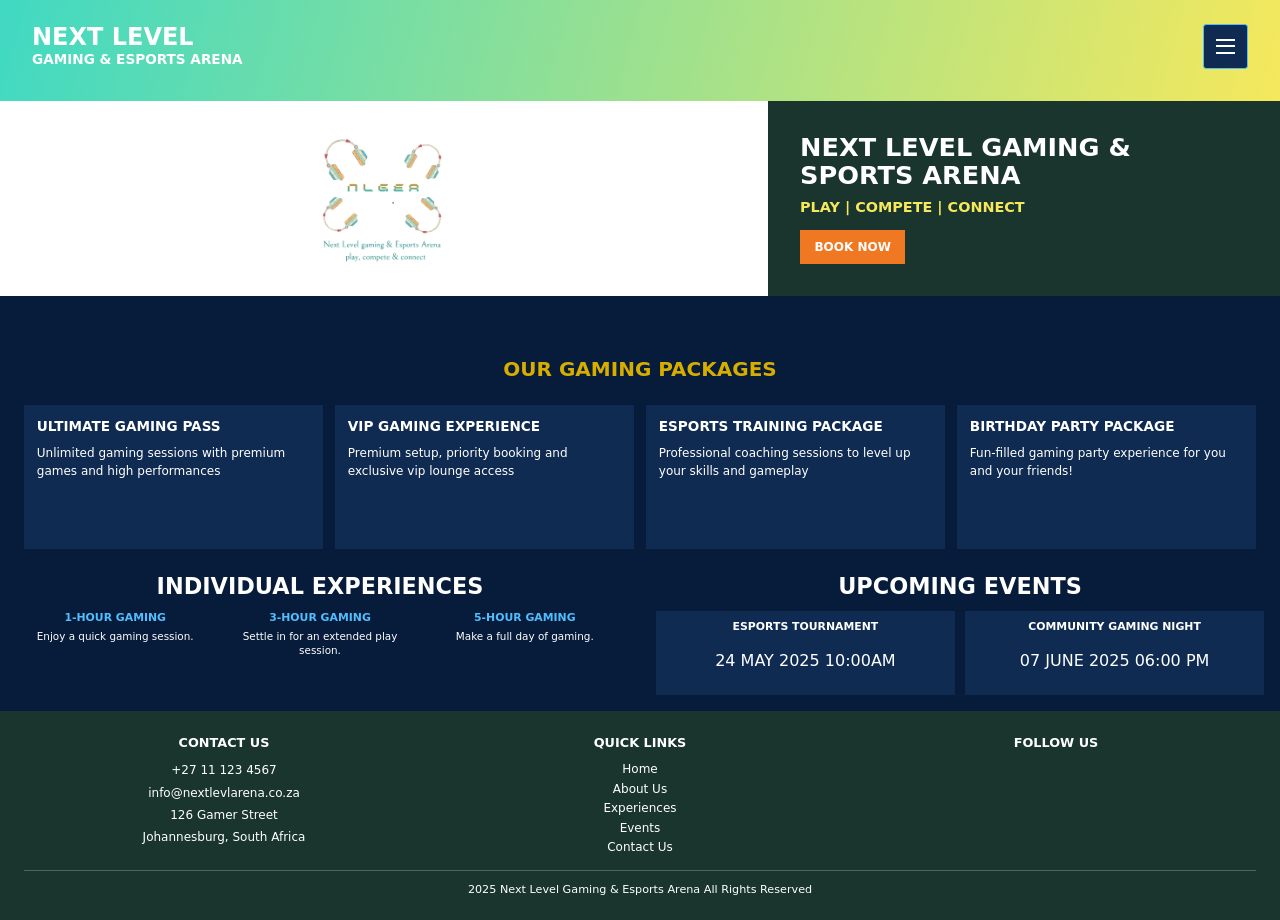
<file: index.html>
<!doctype html>
<html lang="en">
<head>
	<meta charset="utf-8">
	<meta name="viewport" content="width=device-width, initial-scale=1">
	<title>Next Level Gaming &amp; Esports Arena</title>
	<link rel="stylesheet" href="styles.css">
	<script src="script.js" defer></script>
</head>
<body class="home-page">
	<!-- Header. -->
	<header class="site-header">
		<h1 class="wordmark">
			<span class="wordmark-top">NEXT LEVEL</span>
			<span class="wordmark-bottom">GAMING &amp; ESPORTS ARENA</span>
		</h1>
	</header>
	<!-- Home page hero, gaming packages, and event information. -->
	<main>
		<!-- Main arena image and brand message. -->
		<section class="overview-section" aria-labelledby="overview-heading">
			<img class="overview-image overview-logo" src="Images/logo.jpeg" alt="Next Level Gaming &amp; Esports Arena logo">
			<div class="overview-copy">
				<h2 id="overview-heading" class="overview-brand-heading">NEXT LEVEL GAMING &amp; SPORTS ARENA</h2>
				<p class="overview-motto">PLAY | COMPETE | CONNECT</p>
				<a class="booking-button" href="fees.html">BOOK NOW</a>
			</div>
		</section>
		<!-- Gaming and event packages. -->
		<section class="services-section" aria-labelledby="services-heading">
			<h2 id="services-heading">OUR GAMING PACKAGES</h2>
			<div class="service-grid">
				<article class="service-block">
					<h3>ULTIMATE GAMING PASS</h3>
					<p>Unlimited gaming sessions with premium games and high performances</p>
				</article>
				<article class="service-block">
					<h3>VIP GAMING EXPERIENCE</h3>
					<p>Premium setup, priority booking and exclusive vip lounge access</p>
				</article>
				<article class="service-block">
					<h3>ESPORTS TRAINING PACKAGE</h3>
					<p>Professional coaching sessions to level up your skills and gameplay</p>
				</article>
				<article class="service-block">
					<h3>BIRTHDAY PARTY PACKAGE</h3>
					<p>Fun-filled gaming party experience for you and your friends!</p>
				</article>
			</div>
		</section>
		<!-- Individual gaming durations and upcoming events. -->
		<section class="secondary-sections" aria-label="More gaming information">
			<!-- Individual experiences. -->
			<section class="secondary-section" aria-labelledby="experiences-heading">
				<h2 id="experiences-heading">INDIVIDUAL EXPERIENCES</h2>
				<div class="experience-options" aria-label="Gaming session lengths">
					<div class="experience-option">
						<h3>1-HOUR GAMING</h3>
						<p>Enjoy a quick gaming session.</p>
					</div>
					<div class="experience-option">
						<h3>3-HOUR GAMING</h3>
						<p>Settle in for an extended play session.</p>
					</div>
					<div class="experience-option">
						<h3>5-HOUR GAMING</h3>
						<p>Make a full day of gaming.</p>
					</div>
				</div>
			</section>
			<!-- Upcoming events. -->
			<section class="secondary-section" aria-labelledby="events-heading">
				<h2 id="events-heading">UPCOMING EVENTS</h2>
				<div class="event-grid">
					<article class="event-block">
						<h3>ESPORTS TOURNAMENT</h3>
						<p>24 MAY 2025 10:00AM</p>
					</article>
					<article class="event-block">
						<h3>COMMUNITY GAMING NIGHT</h3>
						<p>07 JUNE 2025 06:00 PM</p>
					</article>
				</div>
			</section>
		</section>
	</main>
	<!-- Contact details, quick links, social heading, and copyright. -->
	<footer class="site-footer">
		<section aria-labelledby="footer-contact-heading">
			<h2 id="footer-contact-heading">CONTACT US</h2>
			<address class="contact-details">
				<a href="tel:+27111234567">+27 11 123 4567</a>
				<a href="mailto:info@nextlevlarena.co.za">info@nextlevlarena.co.za</a>
				<span>126 Gamer Street</span>
				<span>Johannesburg, South Africa</span>
			</address>
		</section>
		<section aria-labelledby="footer-links-heading">
			<h2 id="footer-links-heading">QUICK LINKS</h2>
			<nav class="footer-links" aria-label="Quick links">
				<a href="index.html">Home</a>
				<a href="about.html">About Us</a>
				<a href="experiences.html">Experiences</a>
				<a href="events.html">Events</a>
				<a href="contact.html">Contact Us</a>
			</nav>
		</section>
		<section aria-labelledby="footer-social-heading">
			<h2 id="footer-social-heading">FOLLOW US</h2>
		</section>
		<p class="copyright">2025 Next Level Gaming &amp; Esports Arena All Rights Reserved</p>
	</footer>
</body>
</html>
</file>
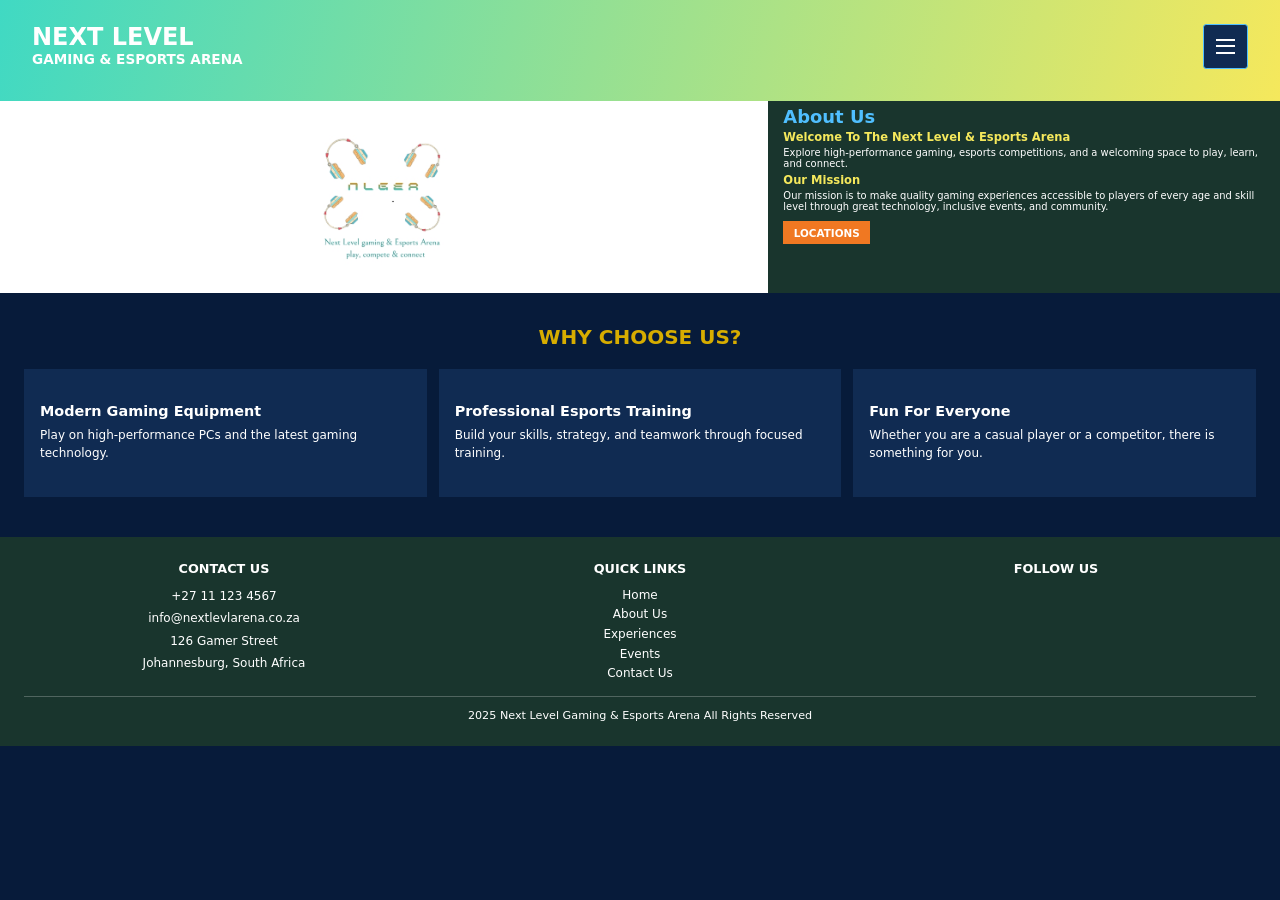
<file: about.html>
<!doctype html>
<html lang="en">
<head>
	<meta charset="utf-8">
	<meta name="viewport" content="width=device-width, initial-scale=1">
	<title>About Us | Next Level Gaming &amp; Esports Arena</title>
	<link rel="stylesheet" href="styles.css">
	<script src="script.js" defer></script>
</head>
<body class="about-page">
	<!-- Header. -->
	<header class="site-header">
		<a class="wordmark" href="index.html" aria-label="Next Level Gaming &amp; Esports Arena home">
			<span class="wordmark-top">NEXT LEVEL</span>
			<span class="wordmark-bottom">GAMING &amp; ESPORTS ARENA</span>
		</a>
	</header>
	<!-- About overview and reasons to choose the arena. -->
	<main>
		<!-- About image, welcome copy, and mission statement. -->
		<section class="overview-section about-overview-section" aria-labelledby="about-heading">
			<img class="overview-image overview-logo" src="Images/logo.jpeg" alt="Next Level Gaming &amp; Esports Arena logo">
			<div class="overview-copy about-overview-copy">
				<h2 id="about-heading" class="about-heading">About Us</h2>
				<section class="about-copy-group" aria-labelledby="welcome-heading">
					<h3 id="welcome-heading">Welcome To The Next Level &amp; Esports Arena</h3>
					<p>Explore high-performance gaming, esports competitions, and a welcoming space to play, learn, and connect.</p>
				</section>
				<section class="about-copy-group" aria-labelledby="mission-heading">
					<h3 id="mission-heading">Our Mission</h3>
					<p>Our mission is to make quality gaming experiences accessible to players of every age and skill level through great technology, inclusive events, and community.</p>
				</section>
				<a class="about-locations-button" href="locations.html">LOCATIONS</a>
			</div>
		</section>
		<!-- Three highlights about the arena. -->
		<section class="why-section" aria-labelledby="why-heading">
			<h2 id="why-heading">WHY CHOOSE US?</h2>
			<div class="why-grid">
				<article class="why-block">
					<h3>Modern Gaming Equipment</h3>
					<p>Play on high-performance PCs and the latest gaming technology.</p>
				</article>
				<article class="why-block">
					<h3>Professional Esports Training</h3>
					<p>Build your skills, strategy, and teamwork through focused training.</p>
				</article>
				<article class="why-block">
					<h3>Fun For Everyone</h3>
					<p>Whether you are a casual player or a competitor, there is something for you.</p>
				</article>
			</div>
		</section>
	</main>
	<!-- Contact details, quick navigation, social heading, and copyright. -->
	<footer class="site-footer">
		<section aria-labelledby="footer-contact-heading">
			<h2 id="footer-contact-heading">CONTACT US</h2>
			<address class="contact-details">
				<a href="tel:+27111234567">+27 11 123 4567</a>
				<a href="mailto:info@nextlevlarena.co.za">info@nextlevlarena.co.za</a>
				<span>126 Gamer Street</span>
				<span>Johannesburg, South Africa</span>
			</address>
		</section>
		<section aria-labelledby="footer-links-heading">
			<h2 id="footer-links-heading">QUICK LINKS</h2>
			<nav class="footer-links" aria-label="Quick links">
				<a href="index.html">Home</a>
				<a href="about.html">About Us</a>
				<a href="experiences.html">Experiences</a>
				<a href="events.html">Events</a>
				<a href="contact.html">Contact Us</a>
			</nav>
		</section>
		<section aria-labelledby="footer-social-heading">
			<h2 id="footer-social-heading">FOLLOW US</h2>
		</section>
		<p class="copyright">2025 Next Level Gaming &amp; Esports Arena All Rights Reserved</p>
	</footer>
</body>
</html>
</file>
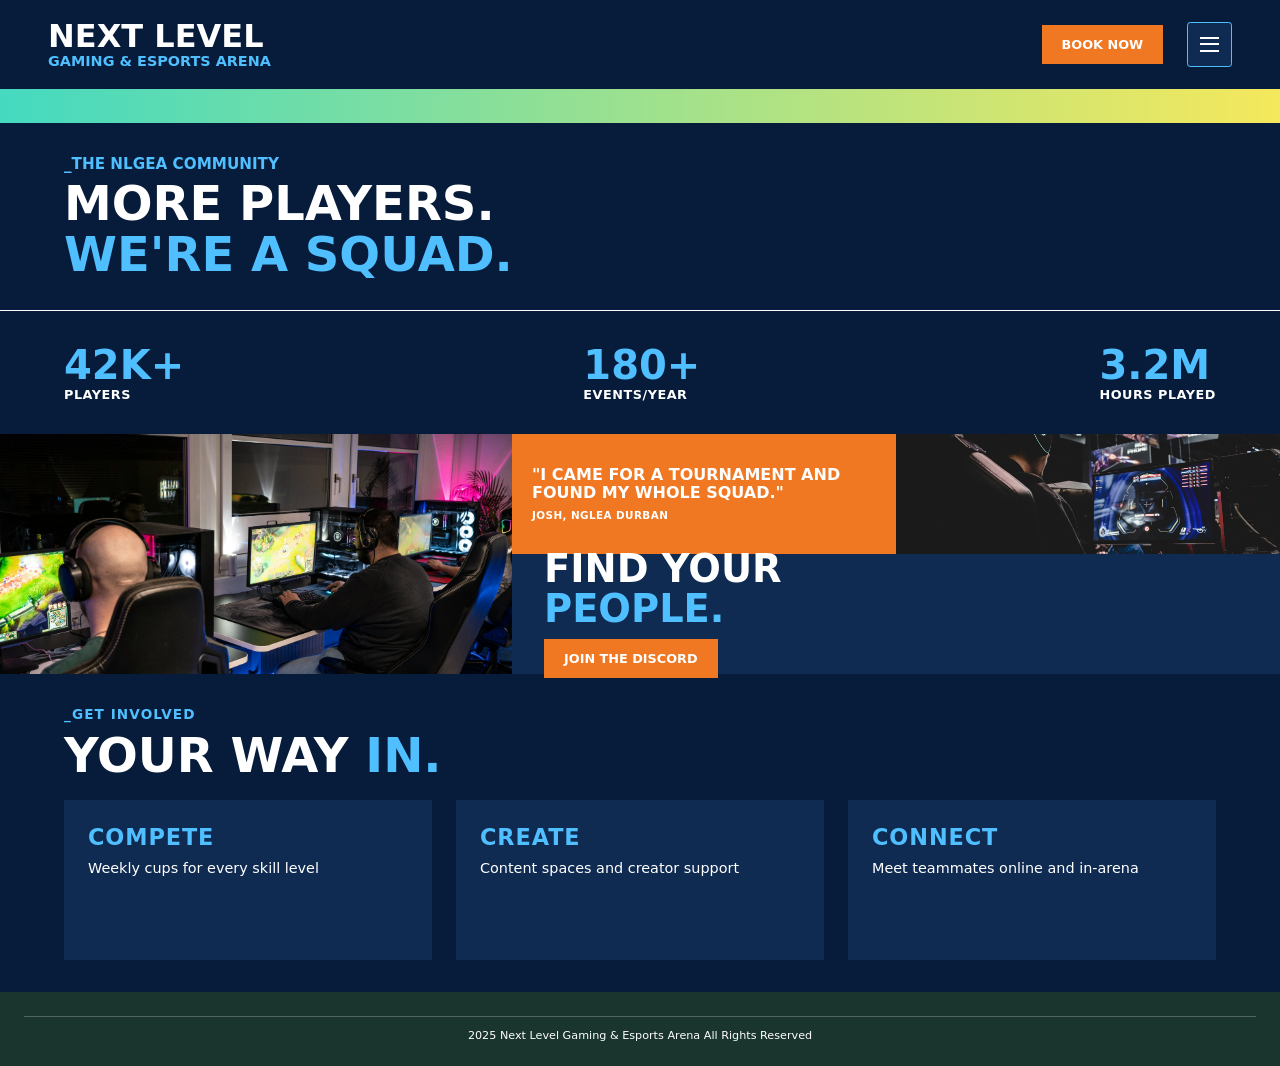
<file: community.html>
<!doctype html>
<html lang="en">
<head>
	<meta charset="utf-8">
	<meta name="viewport" content="width=device-width, initial-scale=1">
	<title>Community | Next Level Gaming &amp; Esports Arena</title>
	<link rel="stylesheet" href="styles.css">
	<script src="script.js" defer></script>
</head>

	<body class="equipment-page">
		<!-- Brand wordmark and booking action. -->
		<header class="equipment-header">
			<h1 class="equipment-wordmark">
				<span class="equipment-wordmark-top">NEXT LEVEL</span>
				<span class="equipment-wordmark-bottom">GAMING &amp; ESPORTS ARENA</span>
			</h1>
			<a class="equipment-book-button" href="fees.html">BOOK NOW</a>
		</header>
		<!-- Equipment headline and supporting statements. -->
		<main class="equipment-intro">
			<h2>_THE NLGEA COMMUNITY</h2>
			<p>MORE PLAYERS.</p>
			<p class="equipment-compromise">WE'RE A SQUAD.</p>
		</main>
		<hr class="community-page-divider">
		<!-- Community statistics. -->
		<section class="community-stats" aria-label="Community statistics">
			<div class="community-stat">
				<span class="community-stat-value">42K+</span>
				<span class="community-stat-label">PLAYERS</span>
			</div>
			<div class="community-stat">
				<span class="community-stat-value">180+</span>
				<span class="community-stat-label">EVENTS/YEAR</span>
			</div>
			<div class="community-stat">
				<span class="community-stat-value">3.2M</span>
				<span class="community-stat-label">HOURS PLAYED</span>
			</div>
		</section>
		<!-- Shared esports setup image and specification panel. -->
		<section class="equipment-feature community-feature" aria-labelledby="equipment-feature-heading">
			<img src="Images/community1.jpg" alt="Players gaming together at the arena">
			<div class="community-boxes">
				<div class="community-box community-box-accent">
					<p class="community-quote">"I CAME FOR A TOURNAMENT AND FOUND MY WHOLE SQUAD."</p>
					<p class="community-quote-author">JOSH, NGLEA DURBAN</p>
				</div>
				<img class="community-box community-box-image" src="Images/community2.jpg" alt="Player competing at a gaming station">
				<div class="community-box community-box-join">
					<h2 id="equipment-feature-heading">
						<span>FIND YOUR</span>
						<span>PEOPLE.</span>
					</h2>
					<a class="equipment-book-button" href="https://discord.gg/leagueoflegends" target="_blank" rel="noopener noreferrer">JOIN THE DISCORD</a>
				</div>
			</div>
		</section>
		<!-- Ways to get involved. -->
		<section class="community-involved" aria-labelledby="community-involved-heading">
			<p class="community-involved-label">_GET INVOLVED</p>
			<h2 id="community-involved-heading">YOUR WAY <span>IN.</span></h2>
			<div class="community-involved-cards">
				<div class="community-involved-card">
					<h3>COMPETE</h3>
					<p>Weekly cups for every skill level</p>
				</div>
				<div class="community-involved-card">
					<h3>CREATE</h3>
					<p>Content spaces and creator support</p>
				</div>
				<div class="community-involved-card">
					<h3>CONNECT</h3>
					<p>Meet teammates online and in-arena</p>
				</div>
			</div>
		</section>
	<!-- Site copyright notice. -->
	<footer class="site-footer">
		<p class="copyright">2025 Next Level Gaming &amp; Esports Arena All Rights Reserved</p>
	</footer>
</body>
</html>
</file>
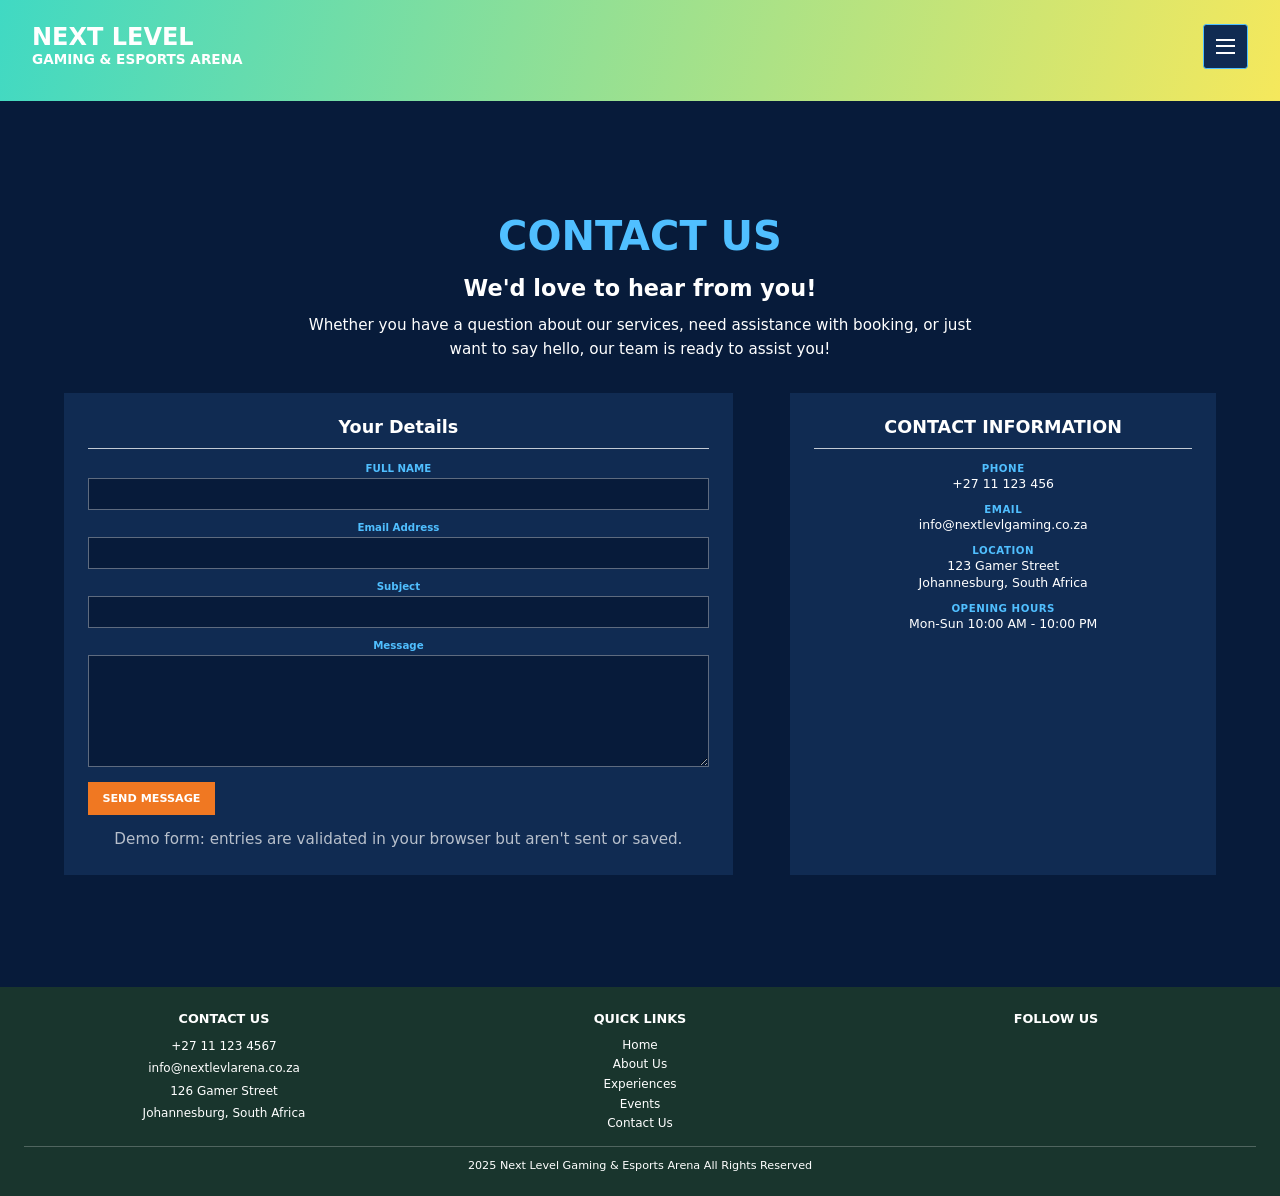
<file: contact.html>
<!doctype html>
<html lang="en">
<head>
	<meta charset="utf-8">
	<meta name="viewport" content="width=device-width, initial-scale=1">
	<title>Contact | Next Level Gaming &amp; Esports Arena</title>
	<link rel="stylesheet" href="styles.css">
	<script src="script.js" defer></script>
</head>
<body class="contact-page">
	<!-- Header. -->
	<header class="site-header">
		<a class="wordmark" href="index.html" aria-label="Next Level Gaming &amp; Esports Arena home">
			<span class="wordmark-top">NEXT LEVEL</span>
			<span class="wordmark-bottom">GAMING &amp; ESPORTS ARENA</span>
		</a>
	</header>
	<!-- Contact introduction. -->
	<main class="contact-intro">
		<h1>CONTACT US</h1>
		<h2>We'd love to hear from you!</h2>
		<p>Whether you have a question about our services, need assistance with booking, or just want to say hello, our team is ready to assist you!</p>
		<!-- Contact content panels. -->
		<section class="contact-panels" aria-label="Contact information panels">
			<section class="contact-panel contact-panel-secondary contact-form-panel" aria-labelledby="your-details-heading">
				<h2 id="your-details-heading">Your Details</h2>
				<hr>
				<form class="contact-demo-form" id="contact-form">
					<div class="contact-field">
						<label for="contact-name">FULL NAME</label>
						<input id="contact-name" name="name" type="text" autocomplete="name" maxlength="100" required>
					</div>
					<div class="contact-field">
						<label for="contact-email">Email Address</label>
						<input id="contact-email" name="email" type="email" autocomplete="email" maxlength="254" required>
					</div>
					<div class="contact-field">
						<label for="contact-subject">Subject</label>
						<input id="contact-subject" name="subject" type="text" maxlength="120" required>
					</div>
					<div class="contact-field">
						<label for="contact-message">Message</label>
						<textarea id="contact-message" name="message" rows="5" maxlength="3000" required></textarea>
					</div>
					<button type="submit" disabled>SEND MESSAGE</button>
					<p class="contact-form-status" id="contact-form-status" role="status" aria-live="polite" aria-atomic="true" hidden></p>
					<p class="contact-form-note">Demo form: entries are validated in your browser but aren't sent or saved.</p>
				</form>
			</section>
			<section class="contact-panel contact-panel-primary contact-information" aria-labelledby="contact-information-heading">
				<h2 id="contact-information-heading">CONTACT INFORMATION</h2>
				<hr>
				<dl>
					<div>
						<dt>PHONE</dt>
						<dd><a href="tel:+2711123456">+27 11 123 456</a></dd>
					</div>
					<div>
						<dt>EMAIL</dt>
						<dd><a href="mailto:info@nextlevlgaming.co.za">info@nextlevlgaming.co.za</a></dd>
					</div>
					<div>
						<dt>LOCATION</dt>
						<dd>123 Gamer Street<br>Johannesburg, South Africa</dd>
					</div>
					<div>
						<dt>OPENING HOURS</dt>
						<dd>Mon-Sun 10:00 AM - 10:00 PM</dd>
					</div>
				</dl>
			</section>
		</section>
	</main>
	<footer class="site-footer">
		<section aria-labelledby="footer-contact-heading">
			<h2 id="footer-contact-heading">CONTACT US</h2>
			<address class="contact-details">
				<a href="tel:+27111234567">+27 11 123 4567</a>
				<a href="mailto:info@nextlevlarena.co.za">info@nextlevlarena.co.za</a>
				<span>126 Gamer Street</span>
				<span>Johannesburg, South Africa</span>
			</address>
		</section>
		<section aria-labelledby="footer-links-heading">
			<h2 id="footer-links-heading">QUICK LINKS</h2>
			<nav class="footer-links" aria-label="Quick links">
				<a href="index.html">Home</a>
				<a href="about.html">About Us</a>
				<a href="experiences.html">Experiences</a>
				<a href="events.html">Events</a>
				<a href="contact.html">Contact Us</a>
			</nav>
		</section>
		<section aria-labelledby="footer-social-heading">
			<h2 id="footer-social-heading">FOLLOW US</h2>
		</section>
		<p class="copyright">2025 Next Level Gaming &amp; Esports Arena All Rights Reserved</p>
	</footer>
</body>
</html>
</file>
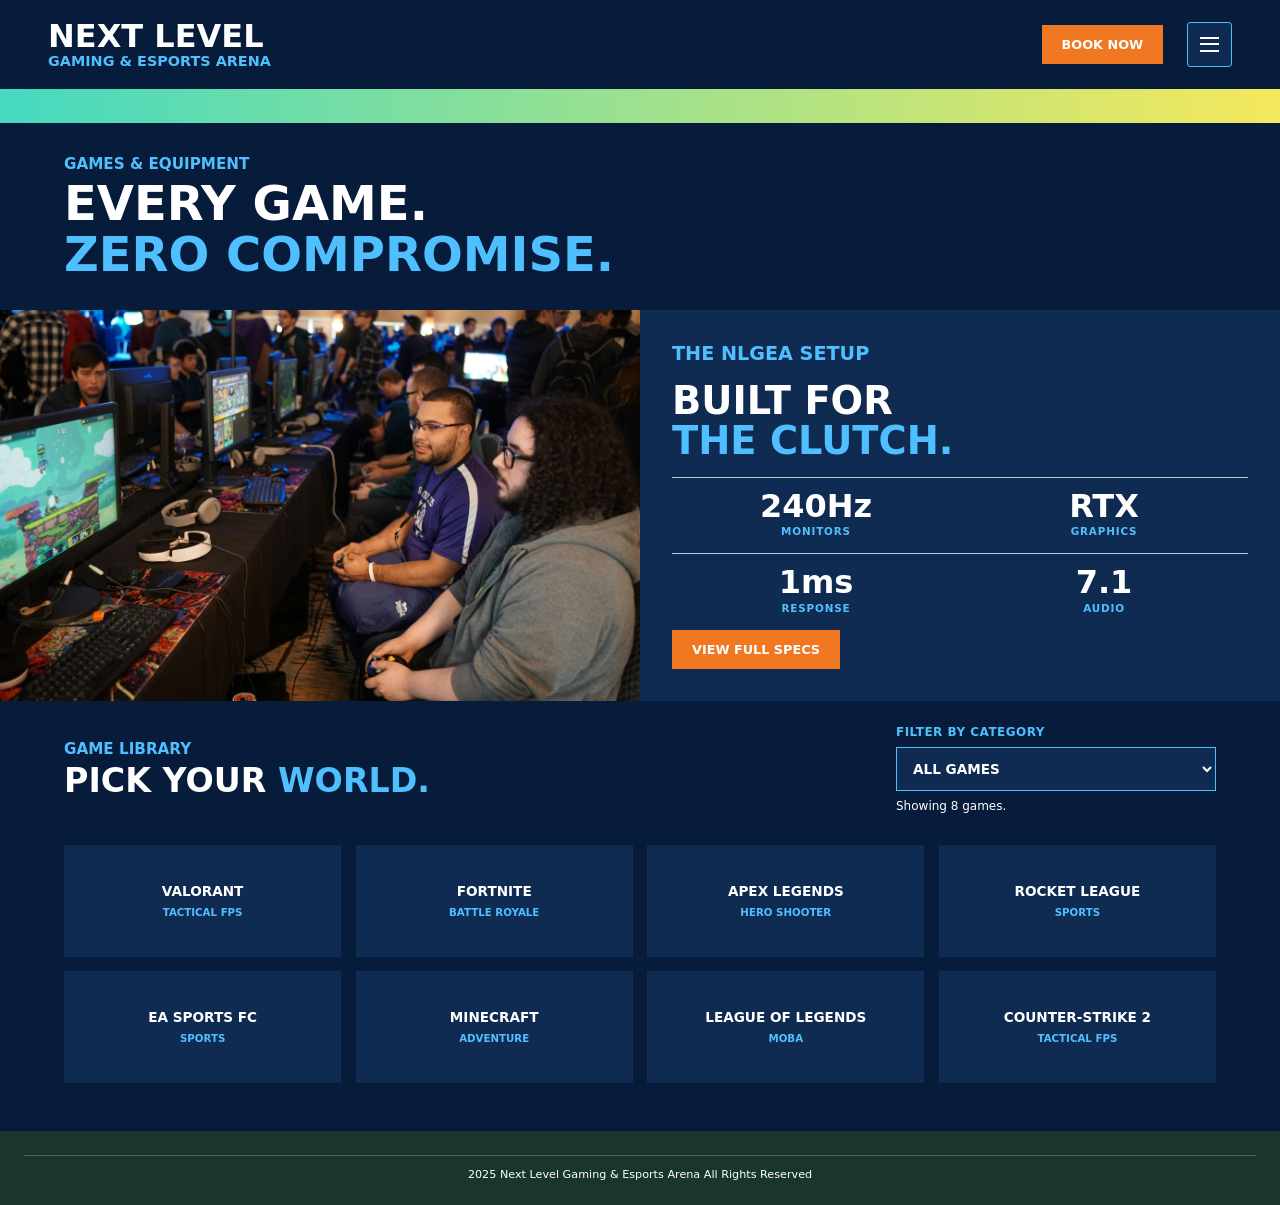
<file: equipment.html>
<!doctype html>
<html lang="en">
<head>
	<meta charset="utf-8">
	<meta name="viewport" content="width=device-width, initial-scale=1">
	<title>Equipment | Next Level Gaming &amp; Esports Arena</title>
	<link rel="stylesheet" href="styles.css">
	<script src="script.js" defer></script>
</head>
<body class="equipment-page">
	<!-- Brand and booking. -->
	<header class="equipment-header">
		<h1 class="equipment-wordmark">
			<span class="equipment-wordmark-top">NEXT LEVEL</span>
			<span class="equipment-wordmark-bottom">GAMING &amp; ESPORTS ARENA</span>
		</h1>
		<a class="equipment-book-button" href="fees.html">BOOK NOW</a>
	</header>
	<!-- Equipment page headline. -->
	<main class="equipment-intro">
		<h2>GAMES &amp; EQUIPMENT</h2>
		<p>EVERY GAME.</p>
		<p class="equipment-compromise">ZERO COMPROMISE.</p>
	</main>
	<!-- Esports setup image, specification details, and specs action. -->
	<section class="equipment-feature" aria-labelledby="equipment-feature-heading">
		<img src="Images/esport.jpg" alt="Esports gaming arena with computers and competition stations">
		<div class="equipment-feature-copy">
			<h2 id="equipment-feature-heading">THE NLGEA SETUP</h2>
			<p class="equipment-feature-tagline"><span>BUILT FOR</span><span>THE CLUTCH.</span></p>
			<hr class="equipment-spec-divider">
			<div class="equipment-specs" aria-label="Gaming specifications">
				<div class="equipment-spec-item">
					<span class="equipment-spec-value">240Hz</span>
					<span class="equipment-spec-label">MONITORS</span>
				</div>
				<div class="equipment-spec-item">
					<span class="equipment-spec-value">RTX</span>
					<span class="equipment-spec-label">GRAPHICS</span>
				</div>
			</div>
			<hr class="equipment-spec-divider">
			<div class="equipment-specs" aria-label="Response and audio specifications">
				<div class="equipment-spec-item">
					<span class="equipment-spec-value">1ms</span>
					<span class="equipment-spec-label">RESPONSE</span>
				</div>
				<div class="equipment-spec-item">
					<span class="equipment-spec-value">7.1</span>
					<span class="equipment-spec-label">AUDIO</span>
				</div>
			</div>
			<button class="equipment-book-button equipment-full-specs-button" type="button" aria-haspopup="dialog" aria-controls="equipment-full-specs" data-dialog-open>VIEW FULL SPECS</button>
		</div>
	</section>
	<dialog class="site-dialog" id="equipment-full-specs" aria-labelledby="equipment-full-specs-title">
		<h2 id="equipment-full-specs-title">GAMING SETUP SPECS</h2>
		<p>Example high-end gaming setup. Actual arena equipment may vary.</p>
		<ul>
			<li>Processor: AMD Ryzen 7 9800X3D, 8 cores and 16 threads</li>
			<li>Graphics: NVIDIA GeForce RTX 5080</li>
			<li>Memory: 32GB DDR5 RAM</li>
			<li>Storage: 2TB NVMe SSD</li>
			<li>Monitor: 240Hz refresh rate and 1ms response time</li>
			<li>Audio: 7.1 surround sound gaming headset</li>
			<li>Peripherals: Mechanical gaming keyboard and gaming mouse</li>
			<li>Networking: Wired Ethernet connection</li>
		</ul>
		<p>For actual equipment details, <a href="contact.html">contact the arena</a>.</p>
		<form method="dialog">
			<button type="submit" autofocus>CLOSE</button>
		</form>
	</dialog>
	<!-- Game library. -->
	<section class="equipment-library" aria-labelledby="equipment-library-heading">
		<div class="equipment-library-copy">
			<h2 id="equipment-library-heading">GAME LIBRARY</h2>
			<p>PICK YOUR <span>WORLD.</span></p>
		</div>
		<div class="game-filter">
			<label for="game-category">FILTER BY CATEGORY</label>
			<select id="game-category" aria-controls="game-library" disabled>
				<option value="all">ALL GAMES</option>
				<option value="competitive">COMPETITIVE</option>
				<option value="casual">CASUAL</option>
				<option value="sports">SPORTS</option>
			</select>
			<noscript><p>Enable JavaScript to filter the game library.</p></noscript>
			<p id="game-filter-status" role="status" aria-live="polite"></p>
		</div>
	</section>
	<!-- Game tiles with each title and its genre. -->
	<section class="equipment-block-section" aria-label="Equipment highlights">
		<div class="equipment-block-grid" id="game-library" aria-label="Available games and genres">
			<article class="equipment-game-card" data-categories="competitive"><h2>VALORANT</h2><p>TACTICAL FPS</p></article>
			<article class="equipment-game-card" data-categories="competitive casual"><h2>FORTNITE</h2><p>BATTLE ROYALE</p></article>
			<article class="equipment-game-card" data-categories="competitive"><h2>APEX LEGENDS</h2><p>HERO SHOOTER</p></article>
			<article class="equipment-game-card" data-categories="competitive casual sports"><h2>ROCKET LEAGUE</h2><p>SPORTS</p></article>
			<article class="equipment-game-card" data-categories="competitive casual sports"><h2>EA SPORTS FC</h2><p>SPORTS</p></article>
			<article class="equipment-game-card" data-categories="casual"><h2>MINECRAFT</h2><p>ADVENTURE</p></article>
			<article class="equipment-game-card" data-categories="competitive"><h2>LEAGUE OF LEGENDS</h2><p>MOBA</p></article>
			<article class="equipment-game-card" data-categories="competitive"><h2>COUNTER-STRIKE 2</h2><p>TACTICAL FPS</p></article>
		</div>
	</section>
	<!-- Copyright notice. -->
	<footer class="site-footer">
		<p class="copyright">2025 Next Level Gaming &amp; Esports Arena All Rights Reserved</p>
	</footer>
</body>
</html>
</file>
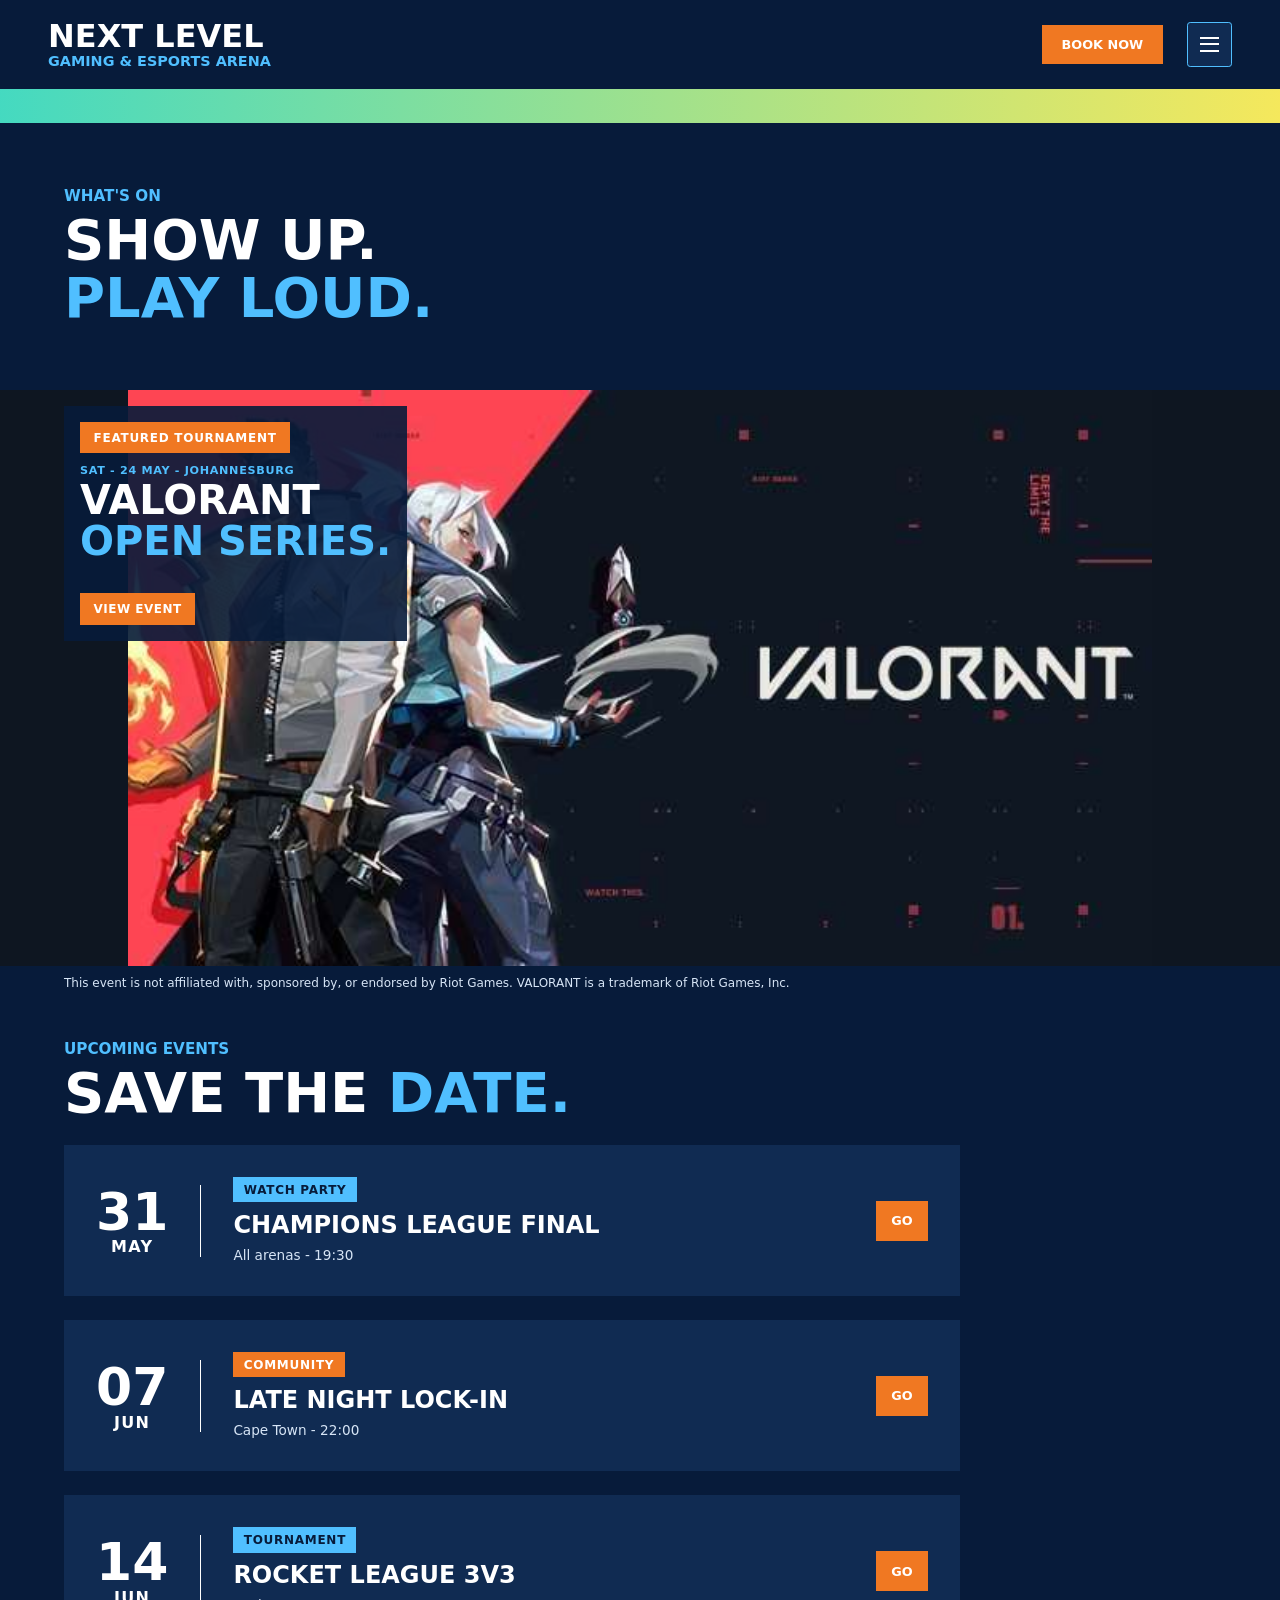
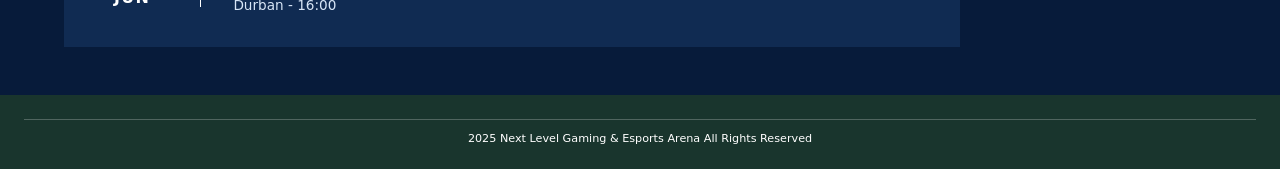
<file: events.html>
<!doctype html>
<html lang="en">
<head>
	<meta charset="utf-8">
	<meta name="viewport" content="width=device-width, initial-scale=1">
	<title>Events | Next Level Gaming &amp; Esports Arena</title>
	<link rel="stylesheet" href="styles.css">
	<script src="script.js" defer></script>
</head>
<body class="events-page">
	<!-- Brand and booking. -->
	<header class="equipment-header">
		<h1 class="equipment-wordmark">
			<span class="equipment-wordmark-top">NEXT LEVEL</span>
			<span class="equipment-wordmark-bottom">GAMING &amp; ESPORTS ARENA</span>
		</h1>
		<a class="equipment-book-button" href="fees.html">BOOK NOW</a>
	</header>
	<!-- Events page headline. -->
	<main class="events-intro">
		<h2>WHAT'S ON</h2>
		<p>SHOW UP.</p>
		<p class="events-intro-accent">PLAY LOUD.</p>
	</main>
	<div class="events-feature">
		<img class="events-feature-image" src="Images/valorantbanner.jpg" alt="Valorant characters and logo">
		<div class="events-feature-copy">
			<span class="events-feature-label">FEATURED TOURNAMENT</span>
			<p class="events-feature-date">SAT - 24 MAY - JOHANNESBURG</p>
			<h2 class="events-feature-name">VALORANT</h2>
			<p class="events-feature-title">OPEN SERIES.</p>
			<a class="events-feature-button" href="tournament.html">VIEW EVENT</a>
		</div>
	</div>
	<p class="events-disclaimer">This event is not affiliated with, sponsored by, or endorsed by Riot Games. VALORANT is a trademark of Riot Games, Inc.</p>
	<section class="events-upcoming-intro" aria-label="Upcoming events">
		<h2>UPCOMING EVENTS</h2>
		<p>SAVE THE <span>DATE.</span></p>
		<article class="events-date-card" aria-label="Champions League Final watch party, May 31 at 19:30">
			<div class="events-date-card-date">
				<span>31</span>
				<span>MAY</span>
			</div>
			<div class="events-date-card-separator" aria-hidden="true"></div>
			<div class="events-date-card-details">
				<span class="events-date-card-label">WATCH PARTY</span>
				<h3>CHAMPIONS LEAGUE FINAL</h3>
				<p>All arenas - 19:30</p>
			</div>
			<a class="events-date-card-go" href="https://supersport.com/" target="_blank" rel="noopener noreferrer" aria-label="Go to SuperSport">GO</a>
		</article>
		<article class="events-date-card events-date-card-community" aria-label="Late Night Lock-In community event, June 7 at 22:00 in Cape Town">
			<div class="events-date-card-date">
				<span>07</span>
				<span>JUN</span>
			</div>
			<div class="events-date-card-separator" aria-hidden="true"></div>
			<div class="events-date-card-details">
				<span class="events-date-card-label">COMMUNITY</span>
				<h3>LATE NIGHT LOCK-IN</h3>
				<p>Cape Town - 22:00</p>
			</div>
			<a class="events-date-card-go" href="https://www.crunchyroll.com/" target="_blank" rel="noopener noreferrer" aria-label="Go to Crunchyroll">GO</a>
		</article>
		<article class="events-date-card" aria-label="Rocket League 3v3 tournament, June 14 at 16:00 in Durban">
			<div class="events-date-card-date">
				<span>14</span>
				<span>JUN</span>
			</div>
			<div class="events-date-card-separator" aria-hidden="true"></div>
			<div class="events-date-card-details">
				<span class="events-date-card-label">TOURNAMENT</span>
				<h3>ROCKET LEAGUE 3V3</h3>
				<p>Durban - 16:00</p>
			</div>
			<a class="events-date-card-go" href="https://www.twitch.tv/rocketleague" target="_blank" rel="noopener noreferrer" aria-label="Go to Rocket League on Twitch">GO</a>
		</article>
	</section>
	<footer class="site-footer">
		<p class="copyright">2025 Next Level Gaming &amp; Esports Arena All Rights Reserved</p>
	</footer>
</body>
</html>
</file>
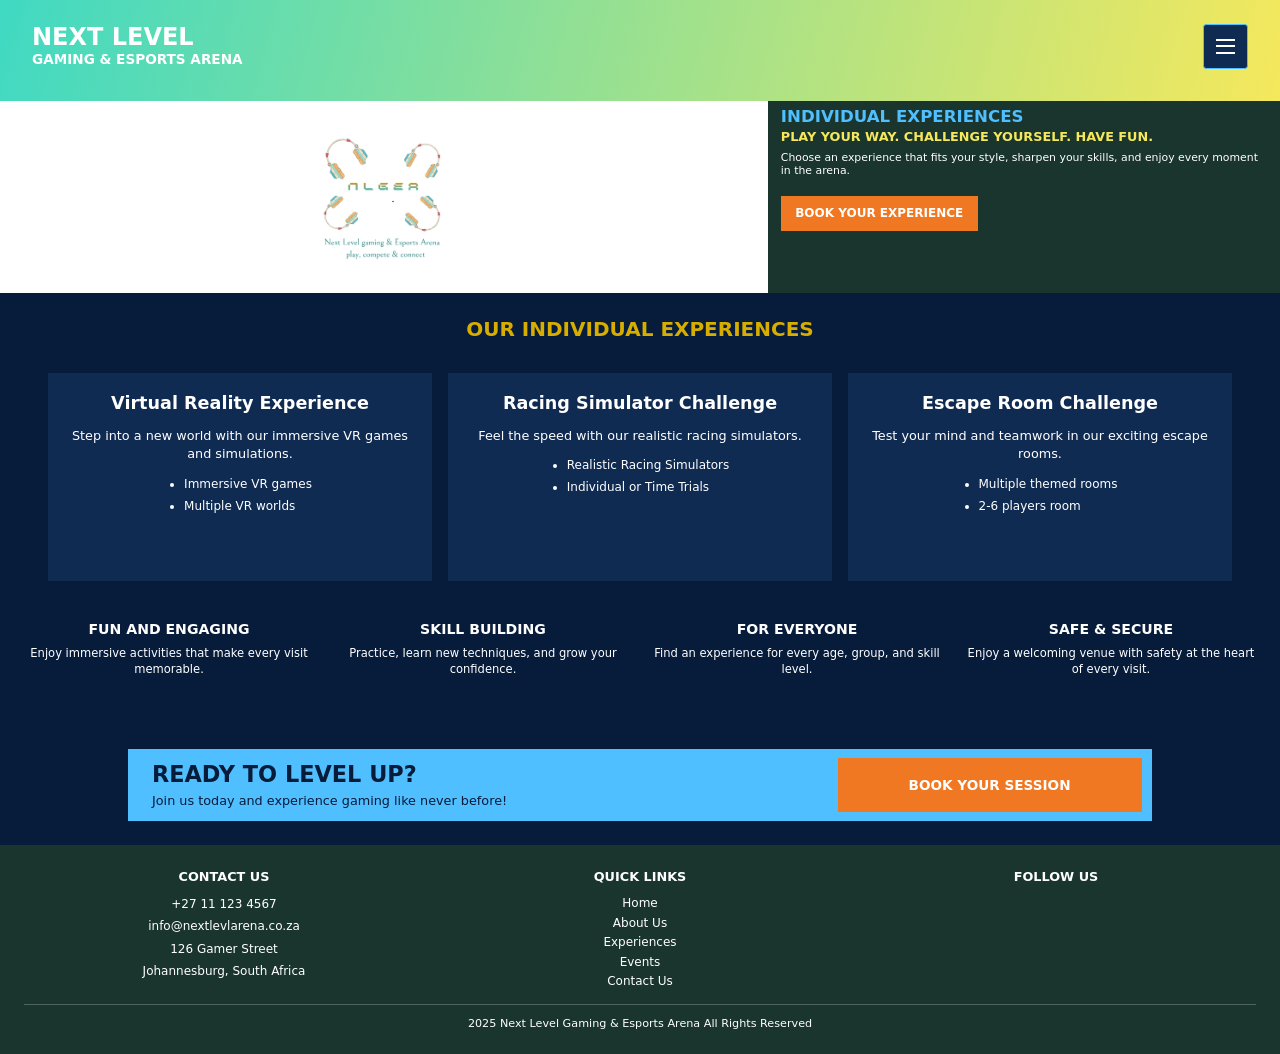
<file: experiences.html>
<!doctype html>
<html lang="en">
<head>
	<meta charset="utf-8">
	<meta name="viewport" content="width=device-width, initial-scale=1">
	<title>Experiences | Next Level Gaming &amp; Esports Arena</title>
	<link rel="stylesheet" href="styles.css">
	<script src="script.js" defer></script>
</head>
<body class="experiences-page">
	<!-- Header. -->
	<header class="site-header">
		<a class="wordmark" href="index.html" aria-label="Next Level Gaming &amp; Esports Arena home">
			<span class="wordmark-top">NEXT LEVEL</span>
			<span class="wordmark-bottom">GAMING &amp; ESPORTS ARENA</span>
		</a>
	</header>
	<!-- Experiences hero, choices, benefits, and booking prompt. -->
	<main>
		<!-- Experience overview image and introduction. -->
		<section class="overview-section about-overview-section" aria-labelledby="experiences-hero-heading">
			<img class="overview-image overview-logo" src="Images/logo.jpeg" alt="Next Level Gaming &amp; Esports Arena logo">
			<div class="overview-copy about-overview-copy experiences-overview-copy">
				<h2 id="experiences-hero-heading" class="about-heading">INDIVIDUAL EXPERIENCES</h2>
				<p class="experiences-tagline">PLAY YOUR WAY. CHALLENGE YOURSELF. HAVE FUN.</p>
				<p class="experiences-description">Choose an experience that fits your style, sharpen your skills, and enjoy every moment in the arena.</p>
				<a class="booking-button experiences-book-button" href="fees.html">BOOK YOUR EXPERIENCE</a>
			</div>
		</section>
		<!-- Individual experiences. -->
		<h1 class="experiences-page-heading">OUR INDIVIDUAL EXPERIENCES</h1>
		<section class="experiences-card-grid" aria-label="Individual experience options">
			<article class="experiences-card">
				<h2>Virtual Reality Experience</h2>
				<p>Step into a new world with our immersive VR games and simulations.</p>
				<ul>
					<li>Immersive VR games</li>
					<li>Multiple VR worlds</li>
				</ul>
			</article>
			<article class="experiences-card">
				<h2>Racing Simulator Challenge</h2>
				<p>Feel the speed with our realistic racing simulators.</p>
				<ul>
					<li>Realistic Racing Simulators</li>
					<li>Individual or Time Trials</li>
				</ul>
			</article>
			<article class="experiences-card">
				<h2>Escape Room Challenge</h2>
				<p>Test your mind and teamwork in our exciting escape rooms.</p>
				<ul>
					<li>Multiple themed rooms</li>
					<li>2-6 players room</li>
				</ul>
			</article>
		</section>
		<!-- Benefits of booking. -->
		<section class="experience-benefits" aria-label="Experience benefits">
			<article>
				<h2>FUN AND ENGAGING</h2>
				<p>Enjoy immersive activities that make every visit memorable.</p>
			</article>
			<article>
				<h2>SKILL BUILDING</h2>
				<p>Practice, learn new techniques, and grow your confidence.</p>
			</article>
			<article>
				<h2>FOR EVERYONE</h2>
				<p>Find an experience for every age, group, and skill level.</p>
			</article>
			<article>
				<h2>SAFE &amp; SECURE</h2>
				<p>Enjoy a welcoming venue with safety at the heart of every visit.</p>
			</article>
		</section>
		<!-- Booking call to action below the experience details. -->
		<div class="facility-cta experiences-facility-cta">
			<div class="facility-cta-copy">
				<h3>READY TO LEVEL UP?</h3>
				<p>Join us today and experience gaming like never before!</p>
			</div>
			<a href="fees.html">BOOK YOUR SESSION</a>
		</div>
	</main>
	<!-- Contact details, quick links, social heading, and copyright. -->
	<footer class="site-footer">
		<section aria-labelledby="footer-contact-heading">
			<h2 id="footer-contact-heading">CONTACT US</h2>
			<address class="contact-details">
				<a href="tel:+27111234567">+27 11 123 4567</a>
				<a href="mailto:info@nextlevlarena.co.za">info@nextlevlarena.co.za</a>
				<span>126 Gamer Street</span>
				<span>Johannesburg, South Africa</span>
			</address>
		</section>
		<section aria-labelledby="footer-links-heading">
			<h2 id="footer-links-heading">QUICK LINKS</h2>
			<nav class="footer-links" aria-label="Quick links">
				<a href="index.html">Home</a>
				<a href="about.html">About Us</a>
				<a href="experiences.html">Experiences</a>
				<a href="events.html">Events</a>
				<a href="contact.html">Contact Us</a>
			</nav>
		</section>
		<section aria-labelledby="footer-social-heading">
			<h2 id="footer-social-heading">FOLLOW US</h2>
		</section>
		<p class="copyright">2025 Next Level Gaming &amp; Esports Arena All Rights Reserved</p>
	</footer>
</body>
</html>
</file>
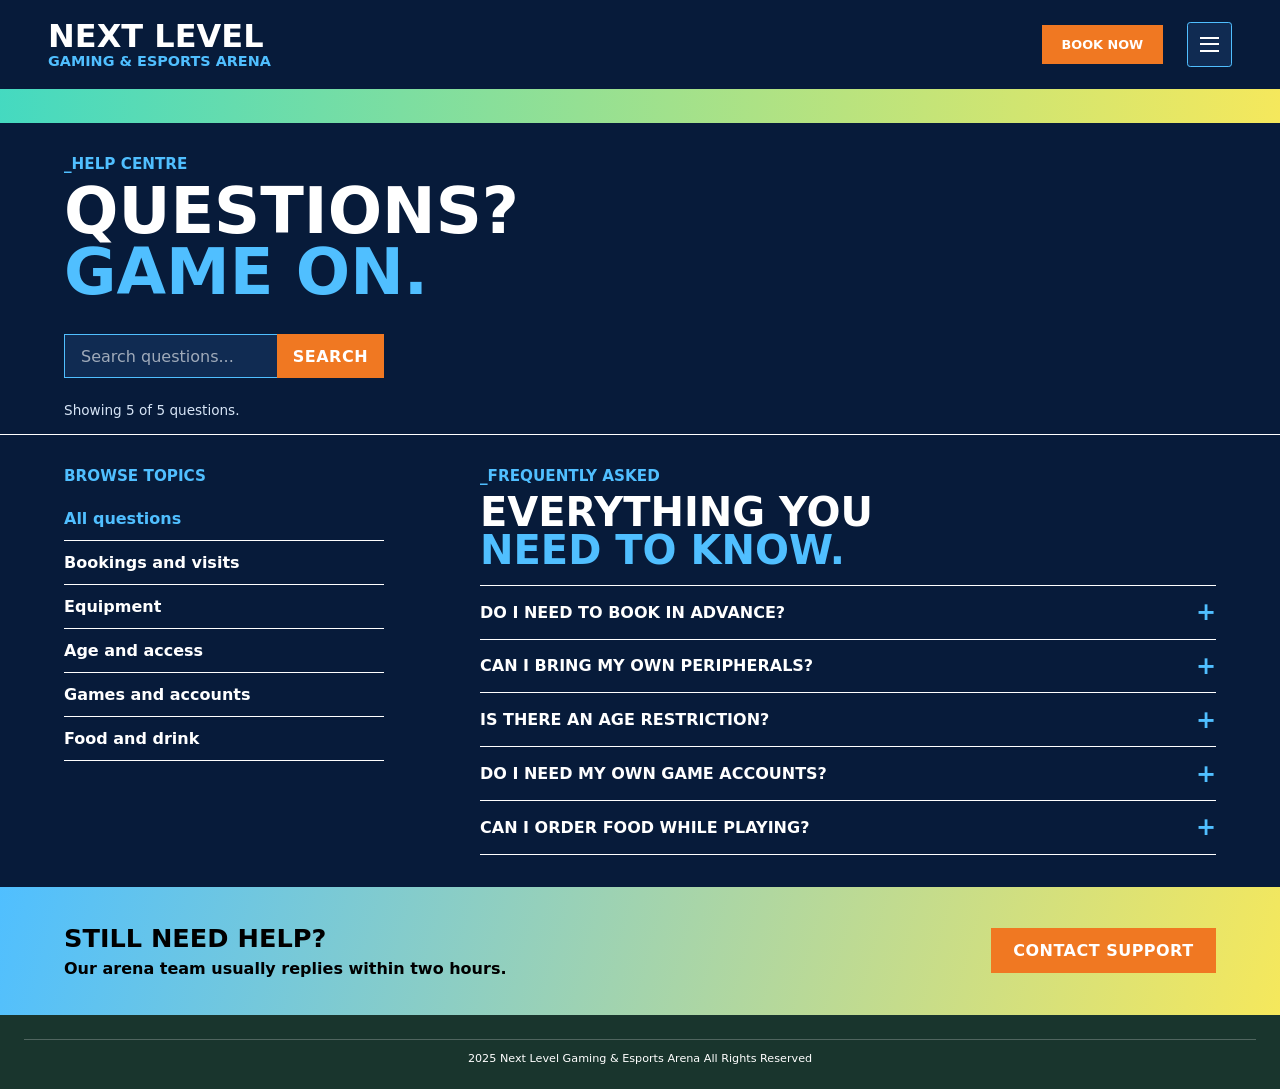
<file: faqs.html>
<!doctype html>
<html lang="en">
<head>
	<meta charset="utf-8">
	<meta name="viewport" content="width=device-width, initial-scale=1">
	<title>FAQs | Next Level Gaming &amp; Esports Arena</title>
	<link rel="stylesheet" href="styles.css">
	<script src="script.js" defer></script>
</head>
<body class="standalone-footer-page faqs-page">
	<!-- Brand wordmark and booking action. -->
	<header class="equipment-header">
		<h1 class="equipment-wordmark">
			<span class="equipment-wordmark-top">NEXT LEVEL</span>
			<span class="equipment-wordmark-bottom">GAMING &amp; ESPORTS ARENA</span>
		</h1>
		<a class="equipment-book-button" href="fees.html">BOOK NOW</a>
	</header>
	<!-- Help centre headline. -->
	<main class="faqs-intro">
		<h2>_HELP CENTRE</h2>
		<p>QUESTIONS?</p>
		<p class="faqs-intro-accent">GAME ON.</p>
	</main>
	<!-- Search is enabled after the FAQ filters initialize. -->
	<form class="faqs-search" role="search" id="faq-search-form">
		<input class="faqs-search-input" id="faq-search-input" type="search" placeholder="Search questions..." aria-label="Search questions" aria-controls="faq-list" disabled>
		<button class="faqs-search-button" type="submit" disabled>SEARCH</button>
	</form>
	<p class="faqs-filter-status" id="faq-filter-status" role="status" aria-live="polite">Enable JavaScript to search and filter questions.</p>
	<noscript><p class="faqs-filter-status">JavaScript is required for FAQ search and topic filters. You can still open each question.</p></noscript>
	<hr class="faqs-divider">
	<!-- Topics and questions layout. -->
	<div class="faqs-body">
	<!-- Topic list. -->
	<section class="faqs-topics">
		<h2>BROWSE TOPICS</h2>
		<ul class="faqs-topic-list">
			<li><button class="faqs-topic-button" type="button" data-faq-topic="all" aria-pressed="true" disabled>All questions</button></li>
			<li><button class="faqs-topic-button" type="button" data-faq-topic="bookings" aria-pressed="false" disabled>Bookings and visits</button></li>
			<li><button class="faqs-topic-button" type="button" data-faq-topic="equipment" aria-pressed="false" disabled>Equipment</button></li>
			<li><button class="faqs-topic-button" type="button" data-faq-topic="age" aria-pressed="false" disabled>Age and access</button></li>
			<li><button class="faqs-topic-button" type="button" data-faq-topic="games" aria-pressed="false" disabled>Games and accounts</button></li>
			<li><button class="faqs-topic-button" type="button" data-faq-topic="food" aria-pressed="false" disabled>Food and drink</button></li>
		</ul>
	</section>
	<!-- Frequently asked questions. -->
	<section class="faqs-questions">
		<h2>_FREQUENTLY ASKED</h2>
		<p class="faqs-questions-title">EVERYTHING YOU<br><span>NEED TO KNOW.</span></p>
		<hr class="faqs-questions-divider">
		<ul class="faqs-question-list" id="faq-list">
			<li data-faq-item data-topic="bookings">
				<details class="faqs-question">
					<summary><span>DO I NEED TO BOOK IN ADVANCE?</span><span class="faqs-plus" aria-hidden="true">+</span></summary>
					<p>Walk-ins are welcome when stations are available, but booking ahead is the best way to secure your preferred time. The online booking calculator is a demo and does not make a reservation. Please arrive 10 minutes before your session.</p>
				</details>
			</li>
			<li data-faq-item data-topic="equipment">
				<details class="faqs-question">
					<summary><span>CAN I BRING MY OWN PERIPHERALS?</span><span class="faqs-plus" aria-hidden="true">+</span></summary>
					<p>Yes. You can bring a wired USB keyboard, mouse, or headset. Our team can help connect your gear; please don't install software or change settings on the arena PCs.</p>
				</details>
			</li>
			<li data-faq-item data-topic="age">
				<details class="faqs-question">
					<summary><span>IS THERE AN AGE RESTRICTION?</span><span class="faqs-plus" aria-hidden="true">+</span></summary>
					<p>Players of all ages are welcome. Guests under 16 must be accompanied by an adult, and age ratings still apply to individual games and events.</p>
				</details>
			</li>
			<li data-faq-item data-topic="games">
				<details class="faqs-question">
					<summary><span>DO I NEED MY OWN GAME ACCOUNTS?</span><span class="faqs-plus" aria-hidden="true">+</span></summary>
					<p>Our game library is installed on the arena PCs. Sign in with your own account to access your profile and progress, then remember to sign out at the end of your session. Never share your password with anyone.</p>
				</details>
			</li>
			<li data-faq-item data-topic="food">
				<details class="faqs-question">
					<summary><span>CAN I ORDER FOOD WHILE PLAYING?</span><span class="faqs-plus" aria-hidden="true">+</span></summary>
					<p>Snacks and non-alcoholic drinks are available from the counter. Please enjoy food in the lounge area and keep it away from the gaming PCs to protect the equipment.</p>
				</details>
			</li>
		</ul>
		<p class="faqs-empty-state" id="faq-empty-state" hidden>No questions match your search. Try another term or choose a different topic.</p>
	</section>
	</div>
	<!-- Support call-to-action bar. -->
	<section class="faqs-help-bar">
		<div class="faqs-help-text">
			<h2>STILL NEED HELP?</h2>
			<p>Our arena team usually replies within two hours.</p>
		</div>
		<a class="faqs-help-button" href="contact.html">CONTACT SUPPORT</a>
	</section>
	<!-- Copyright footer. -->
	<footer class="site-footer">
		<p class="copyright">2025 Next Level Gaming &amp; Esports Arena All Rights Reserved</p>
	</footer>
</body>
</html>
</file>
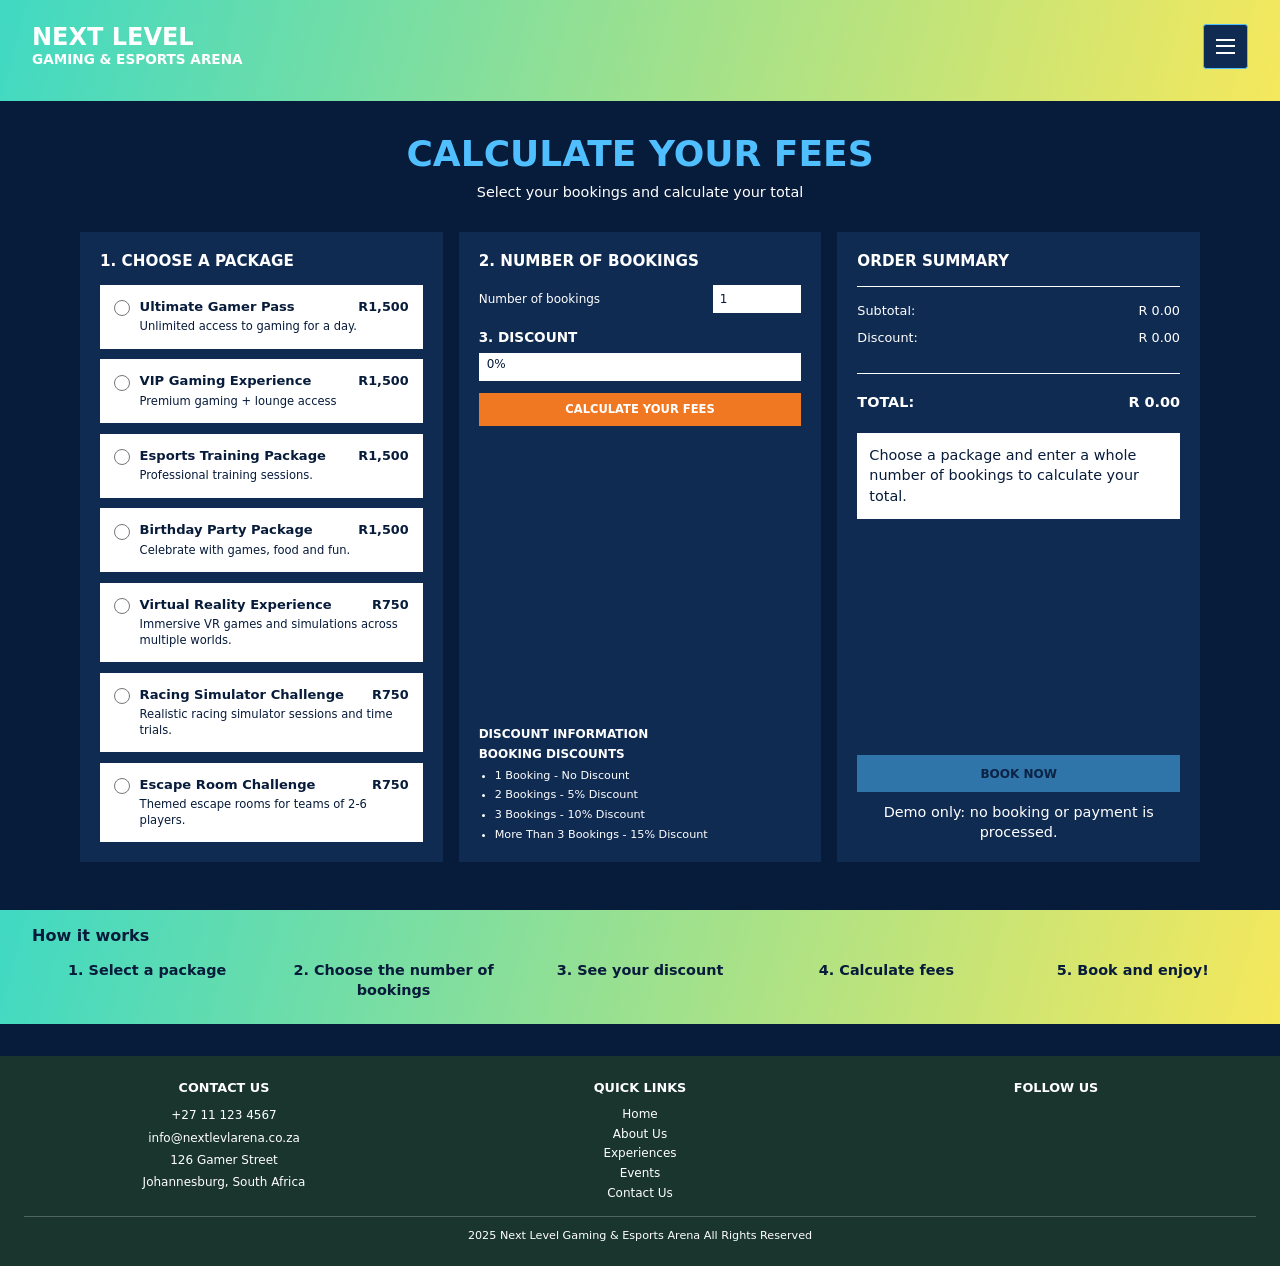
<file: fees.html>
<!doctype html>
<html lang="en">
<head>
	<meta charset="utf-8">
	<meta name="viewport" content="width=device-width, initial-scale=1">
	<title>Fees | Next Level Gaming &amp; Esports Arena</title>
	<link rel="stylesheet" href="styles.css">
	<script src="script.js" defer></script>
</head>
<body class="standalone-footer-page fees-page">
	<!-- Header. -->
	<header class="site-header">
		<a class="wordmark" href="index.html" aria-label="Next Level Gaming &amp; Esports Arena home">
			<span class="wordmark-top">NEXT LEVEL</span>
			<span class="wordmark-bottom">GAMING &amp; ESPORTS ARENA</span>
		</a>
	</header>
	<main class="fees-intro">
		<h1>CALCULATE YOUR FEES</h1>
		<p>Select your bookings and calculate your total</p>
		<form class="fees-card-grid" id="fees-calculator" novalidate>
			<article class="fees-card">
				<h2>1. CHOOSE A PACKAGE</h2>
				<div class="fees-package-list" role="radiogroup" aria-label="Available packages">
					<label class="fees-package-option">
						<input type="radio" name="package" value="Ultimate Gamer Pass" data-price="1500" required>
						<div class="fees-package-content">
							<div class="fees-package-heading">
								<h3>Ultimate Gamer Pass</h3>
								<span>R1,500</span>
							</div>
							<p>Unlimited access to gaming for a day.</p>
						</div>
					</label>
					<label class="fees-package-option">
						<input type="radio" name="package" value="VIP Gaming Experience" data-price="1500">
						<div class="fees-package-content">
							<div class="fees-package-heading">
								<h3>VIP Gaming Experience</h3>
								<span>R1,500</span>
							</div>
							<p>Premium gaming + lounge access</p>
						</div>
					</label>
					<label class="fees-package-option">
						<input type="radio" name="package" value="Esports Training Package" data-price="1500">
						<div class="fees-package-content">
							<div class="fees-package-heading">
								<h3>Esports Training Package</h3>
								<span>R1,500</span>
							</div>
							<p>Professional training sessions.</p>
						</div>
					</label>
					<label class="fees-package-option">
						<input type="radio" name="package" value="Birthday Party Package" data-price="1500">
						<div class="fees-package-content">
							<div class="fees-package-heading">
								<h3>Birthday Party Package</h3>
								<span>R1,500</span>
							</div>
							<p>Celebrate with games, food and fun.</p>
						</div>
					</label>
					<label class="fees-package-option">
						<input type="radio" name="package" value="Virtual Reality Experience" data-price="750">
						<div class="fees-package-content">
							<div class="fees-package-heading">
								<h3>Virtual Reality Experience</h3>
								<span>R750</span>
							</div>
							<p>Immersive VR games and simulations across multiple worlds.</p>
						</div>
					</label>
					<label class="fees-package-option">
						<input type="radio" name="package" value="Racing Simulator Challenge" data-price="750">
						<div class="fees-package-content">
							<div class="fees-package-heading">
								<h3>Racing Simulator Challenge</h3>
								<span>R750</span>
							</div>
							<p>Realistic racing simulator sessions and time trials.</p>
						</div>
					</label>
					<label class="fees-package-option">
						<input type="radio" name="package" value="Escape Room Challenge" data-price="750">
						<div class="fees-package-content">
							<div class="fees-package-heading">
								<h3>Escape Room Challenge</h3>
								<span>R750</span>
							</div>
							<p>Themed escape rooms for teams of 2-6 players.</p>
						</div>
					</label>
				</div>
			</article>
			<article class="fees-card">
				<h2>2. NUMBER OF BOOKINGS</h2>
				<label class="fees-booking-select">
					<span>Number of bookings</span>
					<input id="booking-count" type="number" min="1" step="1" value="1" inputmode="numeric" required>
				</label>
				<h3 class="fees-discount-heading">3. DISCOUNT</h3>
				<div class="fees-discount-value" id="fees-discount-value">0%</div>
				<button class="fees-calculate-button" type="submit">CALCULATE YOUR FEES</button>
				<section class="fees-discount-information" aria-labelledby="discount-information-heading">
					<h3 id="discount-information-heading">DISCOUNT INFORMATION</h3>
					<h4>BOOKING DISCOUNTS</h4>
					<ul>
						<li>1 Booking - No Discount</li>
						<li>2 Bookings - 5% Discount</li>
						<li>3 Bookings - 10% Discount</li>
						<li>More Than 3 Bookings - 15% Discount</li>
					</ul>
				</section>
			</article>
			<article class="fees-card">
				<h2>ORDER SUMMARY</h2>
				<hr class="fees-summary-divider">
				<div class="fees-summary-row">
					<span>Subtotal:</span>
					<span id="fees-subtotal">R0</span>
				</div>
				<div class="fees-summary-row">
					<span>Discount:</span>
					<span id="fees-discount">R0</span>
				</div>
				<hr class="fees-summary-divider">
				<div class="fees-summary-total">
					<span>TOTAL:</span>
					<span id="fees-total">R0</span>
				</div>
				<p class="fees-summary-output" id="fees-summary-output" role="status" aria-live="polite">Choose a package and number of bookings to calculate your total.</p>
				<button class="fees-book-button" id="fees-book-button" type="button" disabled>BOOK NOW</button>
				<p class="fees-booking-note">Demo only: no booking or payment is processed.</p>
			</article>
		</form>
		<p class="fees-booking-status" id="fees-booking-status" role="status" aria-live="polite" aria-atomic="true" hidden></p>
	</main>
	<section class="fees-gradient-strip" aria-labelledby="fees-how-it-works-heading">
		<h2 id="fees-how-it-works-heading">How it works</h2>
		<ol>
			<li>Select a package</li>
			<li>Choose the number of bookings</li>
			<li>See your discount</li>
			<li>Calculate fees</li>
			<li>Book and enjoy!</li>
		</ol>
	</section>
	<!-- Contact details and quick links above the copyright footer. -->
	<footer class="site-footer">
		<section aria-labelledby="footer-contact-heading">
			<h2 id="footer-contact-heading">CONTACT US</h2>
			<address class="contact-details">
				<a href="tel:+27111234567">+27 11 123 4567</a>
				<a href="mailto:info@nextlevlarena.co.za">info@nextlevlarena.co.za</a>
				<span>126 Gamer Street</span>
				<span>Johannesburg, South Africa</span>
			</address>
		</section>
		<section aria-labelledby="footer-links-heading">
			<h2 id="footer-links-heading">QUICK LINKS</h2>
			<nav class="footer-links" aria-label="Quick links">
				<a href="index.html">Home</a>
				<a href="about.html">About Us</a>
				<a href="experiences.html">Experiences</a>
				<a href="events.html">Events</a>
				<a href="contact.html">Contact Us</a>
			</nav>
		</section>
		<section aria-labelledby="footer-social-heading">
			<h2 id="footer-social-heading">FOLLOW US</h2>
		</section>
		<p class="copyright">2025 Next Level Gaming &amp; Esports Arena All Rights Reserved</p>
	</footer>
</body>
</html>
</file>
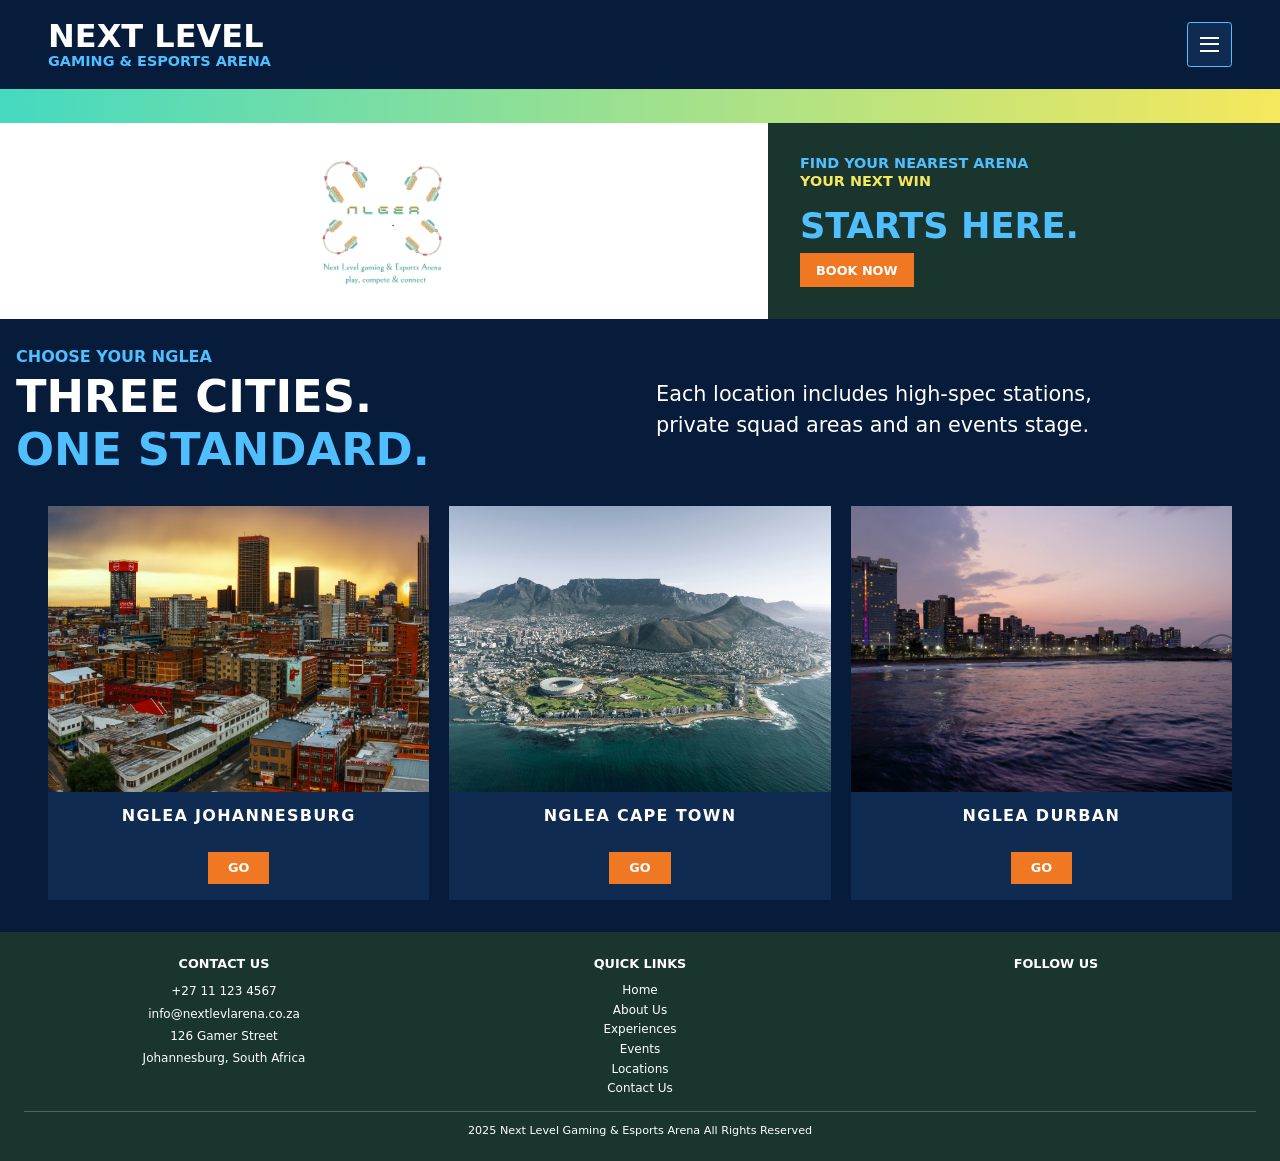
<file: locations.html>
<!doctype html>
<html lang="en">
<head>
	<meta charset="utf-8">
	<meta name="viewport" content="width=device-width, initial-scale=1">
	<title>Locations | Next Level Gaming &amp; Esports Arena</title>
	<link rel="stylesheet" href="styles.css">
	<script src="script.js" defer></script>
</head>
<body class="locations-page standalone-footer-page">
	<header class="equipment-header">
		<h1 class="equipment-wordmark">
			<span class="equipment-wordmark-top">NEXT LEVEL</span>
			<span class="equipment-wordmark-bottom">GAMING &amp; ESPORTS ARENA</span>
		</h1>
	</header>
	<main>
		<section class="overview-section locations-overview-section" aria-label="Next Level Gaming and Esports Arena">
			<img class="overview-image overview-logo" src="Images/logo.jpeg" alt="Next Level Gaming &amp; Esports Arena logo">
			<div class="overview-copy locations-overview-copy">
				<p class="locations-overview-accent">FIND YOUR NEAREST ARENA</p>
				<h2>YOUR NEXT WIN</h2>
				<p class="locations-overview-starts">STARTS HERE.</p>
				<a class="locations-book-button" href="fees.html">BOOK NOW</a>
			</div>
		</section>
		<section class="locations-city-intro" aria-label="Our locations">
			<div class="locations-city-intro-heading">
				<p class="locations-overview-accent">CHOOSE YOUR NGLEA</p>
				<h2>THREE CITIES.</h2>
				<p>ONE STANDARD.</p>
			</div>
			<p class="locations-city-intro-description">Each location includes high-spec stations, private squad areas and an events stage.</p>
		</section>
		<section class="locations-card-grid" aria-label="NGLEA locations">
			<article class="locations-card">
				<img src="Images/joburg.jpg" alt="Johannesburg skyline at sunset">
				<h2>NGLEA JOHANNESBURG</h2>
				<a class="locations-go-button" href="https://maps.app.goo.gl/16ikVYuMthyyJWW9A">GO</a>
			</article>
			<article class="locations-card">
				<img src="Images/capetown.jpg" alt="Cape Town coastline and Table Mountain">
				<h2>NGLEA CAPE TOWN</h2>
				<a class="locations-go-button" href="https://maps.app.goo.gl/16ikVYuMthyyJWW9A">GO</a>
			</article>
			<article class="locations-card">
				<img src="Images/durban.jpg" alt="Durban beachfront at dusk">
				<h2>NGLEA DURBAN</h2>
				<a class="locations-go-button" href="https://maps.app.goo.gl/16ikVYuMthyyJWW9A">GO</a>
			</article>
		</section>
	</main>
	<!-- Contact details, quick navigation, social heading, and copyright. -->
	<footer class="site-footer">
		<section aria-labelledby="footer-contact-heading">
			<h2 id="footer-contact-heading">CONTACT US</h2>
			<address class="contact-details">
				<a href="tel:+27111234567">+27 11 123 4567</a>
				<a href="mailto:info@nextlevlarena.co.za">info@nextlevlarena.co.za</a>
				<span>126 Gamer Street</span>
				<span>Johannesburg, South Africa</span>
			</address>
		</section>
		<section aria-labelledby="footer-links-heading">
			<h2 id="footer-links-heading">QUICK LINKS</h2>
			<nav class="footer-links" aria-label="Quick links">
				<a href="index.html">Home</a>
				<a href="about.html">About Us</a>
				<a href="experiences.html">Experiences</a>
				<a href="events.html">Events</a>
				<a href="locations.html" aria-current="page">Locations</a>
				<a href="contact.html">Contact Us</a>
			</nav>
		</section>
		<section aria-labelledby="footer-social-heading">
			<h2 id="footer-social-heading">FOLLOW US</h2>
		</section>
		<p class="copyright">2025 Next Level Gaming &amp; Esports Arena All Rights Reserved</p>
	</footer>
</body>
</html>
</file>
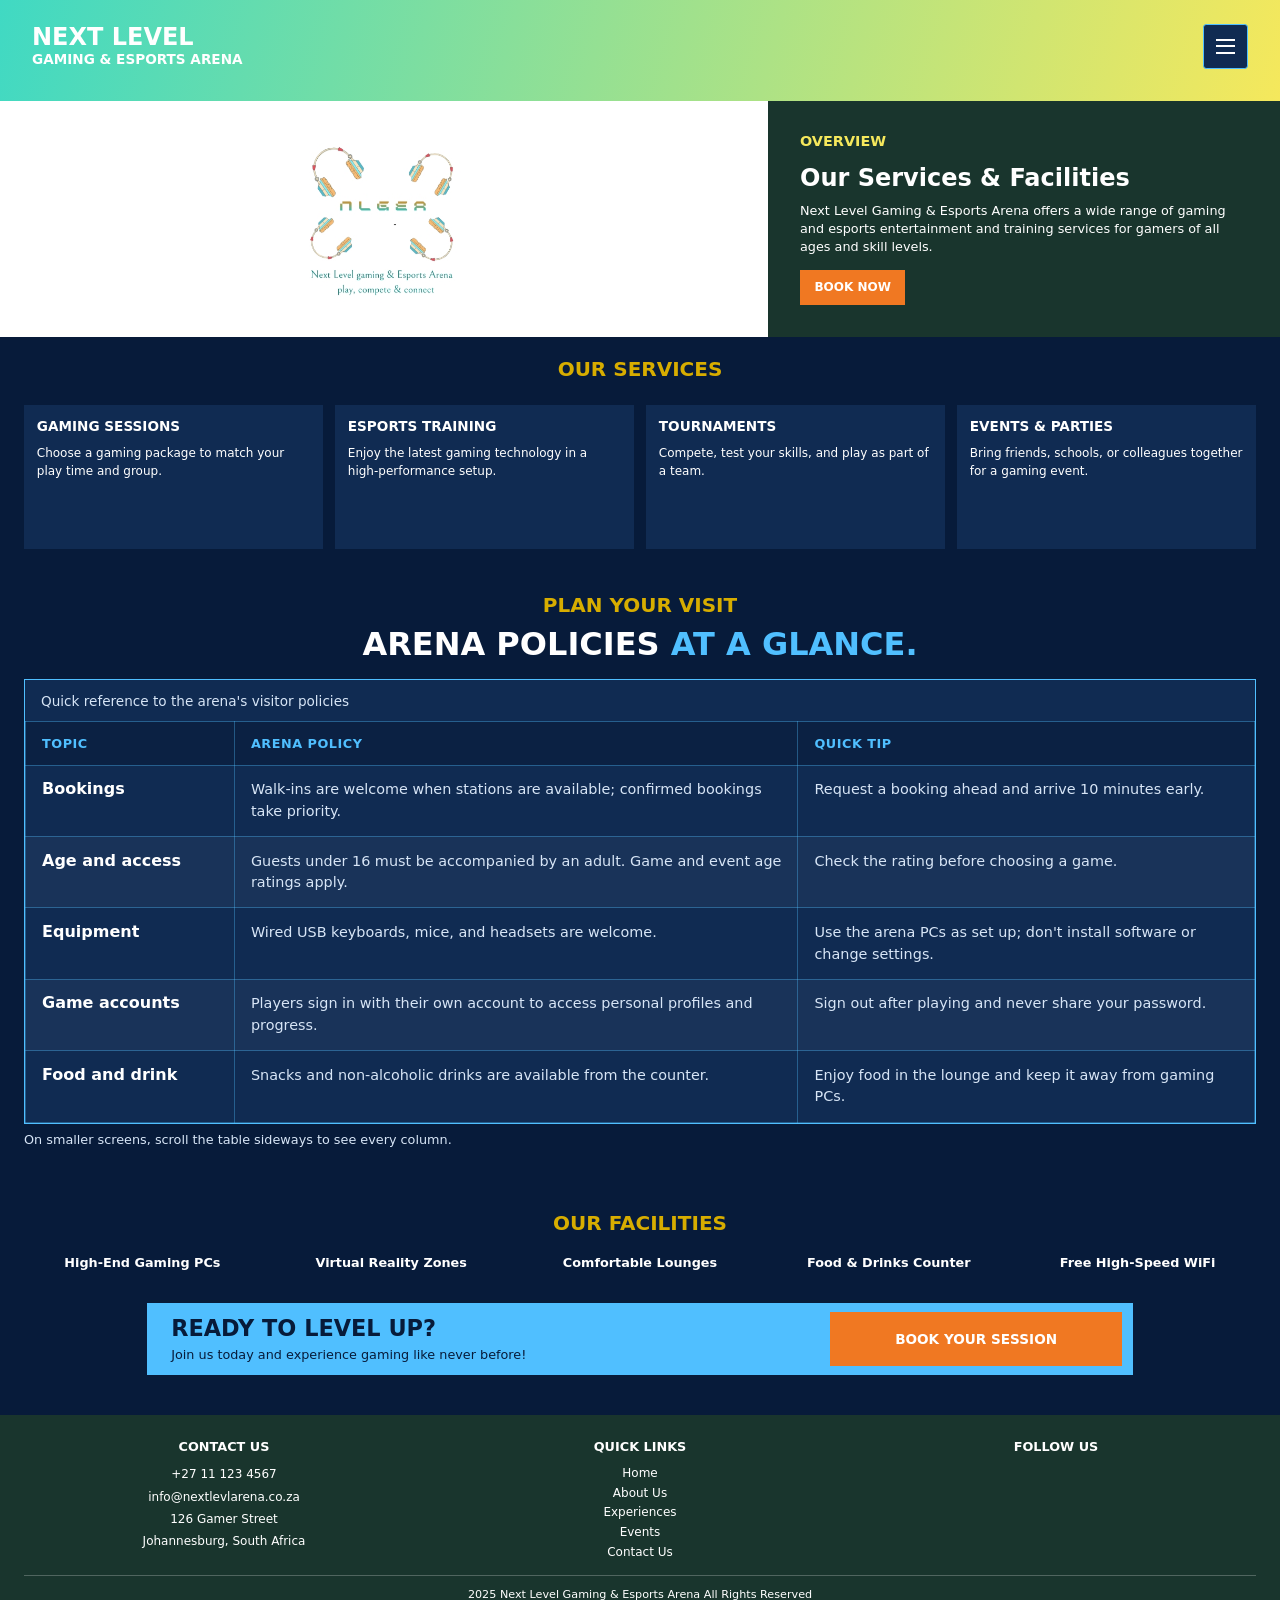
<file: services.html>
<!doctype html>
<html lang="en">
<head>
	<meta charset="utf-8">
	<meta name="viewport" content="width=device-width, initial-scale=1">
	<title>Next Level Gaming &amp; Esports Arena | Services</title>
	<link rel="stylesheet" href="styles.css">
	<script src="script.js" defer></script>
</head>
<body class="services-page">
	<!-- Header. -->
	<header class="site-header">
		<a class="wordmark" href="index.html" aria-label="Next Level Gaming &amp; Esports Arena home">
			<span class="wordmark-top">NEXT LEVEL</span>
			<span class="wordmark-bottom">GAMING &amp; ESPORTS ARENA</span>
		</a>
	</header>
	<!-- Services overview, service cards, and facilities details. -->
	<main>
		<!-- Arena overview and booking button. -->
		<section class="overview-section">
			<img class="overview-image overview-logo" src="Images/logo.jpeg" alt="Next Level Gaming &amp; Esports Arena logo">
			<div class="overview-copy" aria-labelledby="overview-heading">
				<h2 id="overview-heading">OVERVIEW</h2>
				<p class="overview-title">Our Services &amp; Facilities</p>
				<p class="overview-description">Next Level Gaming &amp; Esports Arena offers a wide range of gaming and esports entertainment and training services for gamers of all ages and skill levels.</p>
				<a class="booking-button" href="fees.html">BOOK NOW</a>
			</div>
		</section>
		<!-- Gaming sessions, esports training, tournaments, and events. -->
		<section class="services-section" aria-labelledby="services-heading">
			<h1 id="services-heading">OUR SERVICES</h1>
			<div class="service-grid">
				<article class="service-block">
					<h2>GAMING SESSIONS</h2>
					<p>Choose a gaming package to match your play time and group.</p>
				</article>
				<article class="service-block">
					<h2>ESPORTS TRAINING</h2>
					<p>Enjoy the latest gaming technology in a high-performance setup.</p>
				</article>
				<article class="service-block">
					<h2>TOURNAMENTS</h2>
					<p>Compete, test your skills, and play as part of a team.</p>
				</article>
				<article class="service-block">
					<h2>EVENTS &amp; PARTIES</h2>
					<p>Bring friends, schools, or colleagues together for a gaming event.</p>
				</article>
			</div>
		</section>
		<!-- Quick reference to the arena's visitor policies. -->
		<section class="services-policy-guide" aria-labelledby="services-policy-heading">
			<h2 id="services-policy-heading">PLAN YOUR VISIT</h2>
			<p class="services-policy-title">ARENA POLICIES <span>AT A GLANCE.</span></p>
			<div class="services-table-scroll" tabindex="0" role="region" aria-label="Arena visit policy table. Scroll horizontally to view all columns.">
				<table class="services-policy-table">
					<caption>Quick reference to the arena's visitor policies</caption>
					<thead>
						<tr>
							<th scope="col">TOPIC</th>
							<th scope="col">ARENA POLICY</th>
							<th scope="col">QUICK TIP</th>
						</tr>
					</thead>
					<tbody>
						<tr>
							<th scope="row">Bookings</th>
							<td>Walk-ins are welcome when stations are available; confirmed bookings take priority.</td>
							<td>Request a booking ahead and arrive 10 minutes early.</td>
						</tr>
						<tr>
							<th scope="row">Age and access</th>
							<td>Guests under 16 must be accompanied by an adult. Game and event age ratings apply.</td>
							<td>Check the rating before choosing a game.</td>
						</tr>
						<tr>
							<th scope="row">Equipment</th>
							<td>Wired USB keyboards, mice, and headsets are welcome.</td>
							<td>Use the arena PCs as set up; don't install software or change settings.</td>
						</tr>
						<tr>
							<th scope="row">Game accounts</th>
							<td>Players sign in with their own account to access personal profiles and progress.</td>
							<td>Sign out after playing and never share your password.</td>
						</tr>
						<tr>
							<th scope="row">Food and drink</th>
							<td>Snacks and non-alcoholic drinks are available from the counter.</td>
							<td>Enjoy food in the lounge and keep it away from gaming PCs.</td>
						</tr>
					</tbody>
				</table>
			</div>
			<p class="services-table-scroll-hint">On smaller screens, scroll the table sideways to see every column.</p>
		</section>
		<!-- Gaming equipment and venue facilities. -->
		<section class="facilities-section" aria-labelledby="facilities-heading">
			<h2 id="facilities-heading">OUR FACILITIES</h2>
			<div class="facilities-grid">
				<h3>High-End Gaming PCs</h3>
				<h3>Virtual Reality Zones</h3>
				<h3>Comfortable Lounges</h3>
				<h3>Food &amp; Drinks Counter</h3>
				<h3>Free High-Speed WiFi</h3>
			</div>
			<div class="facility-cta">
				<div class="facility-cta-copy">
					<h3>READY TO LEVEL UP?</h3>
					<p>Join us today and experience gaming like never before!</p>
				</div>
				<a href="fees.html">BOOK YOUR SESSION</a>
			</div>
		</section>
	</main>
	<!-- Contact details, quick links, social heading, and copyright. -->
	<footer class="site-footer">
		<section aria-labelledby="footer-contact-heading">
			<h2 id="footer-contact-heading">CONTACT US</h2>
			<address class="contact-details">
				<a href="tel:+27111234567">+27 11 123 4567</a>
				<a href="mailto:info@nextlevlarena.co.za">info@nextlevlarena.co.za</a>
				<span>126 Gamer Street</span>
				<span>Johannesburg, South Africa</span>
			</address>
		</section>
		<section aria-labelledby="footer-links-heading">
			<h2 id="footer-links-heading">QUICK LINKS</h2>
			<nav class="footer-links" aria-label="Quick links">
				<a href="index.html">Home</a>
				<a href="about.html">About Us</a>
				<a href="experiences.html">Experiences</a>
				<a href="events.html">Events</a>
				<a href="contact.html">Contact Us</a>
			</nav>
		</section>
		<section aria-labelledby="footer-social-heading">
			<h2 id="footer-social-heading">FOLLOW US</h2>
		</section>
		<p class="copyright">2025 Next Level Gaming &amp; Esports Arena All Rights Reserved</p>
	</footer>
</body>
</html>
</file>
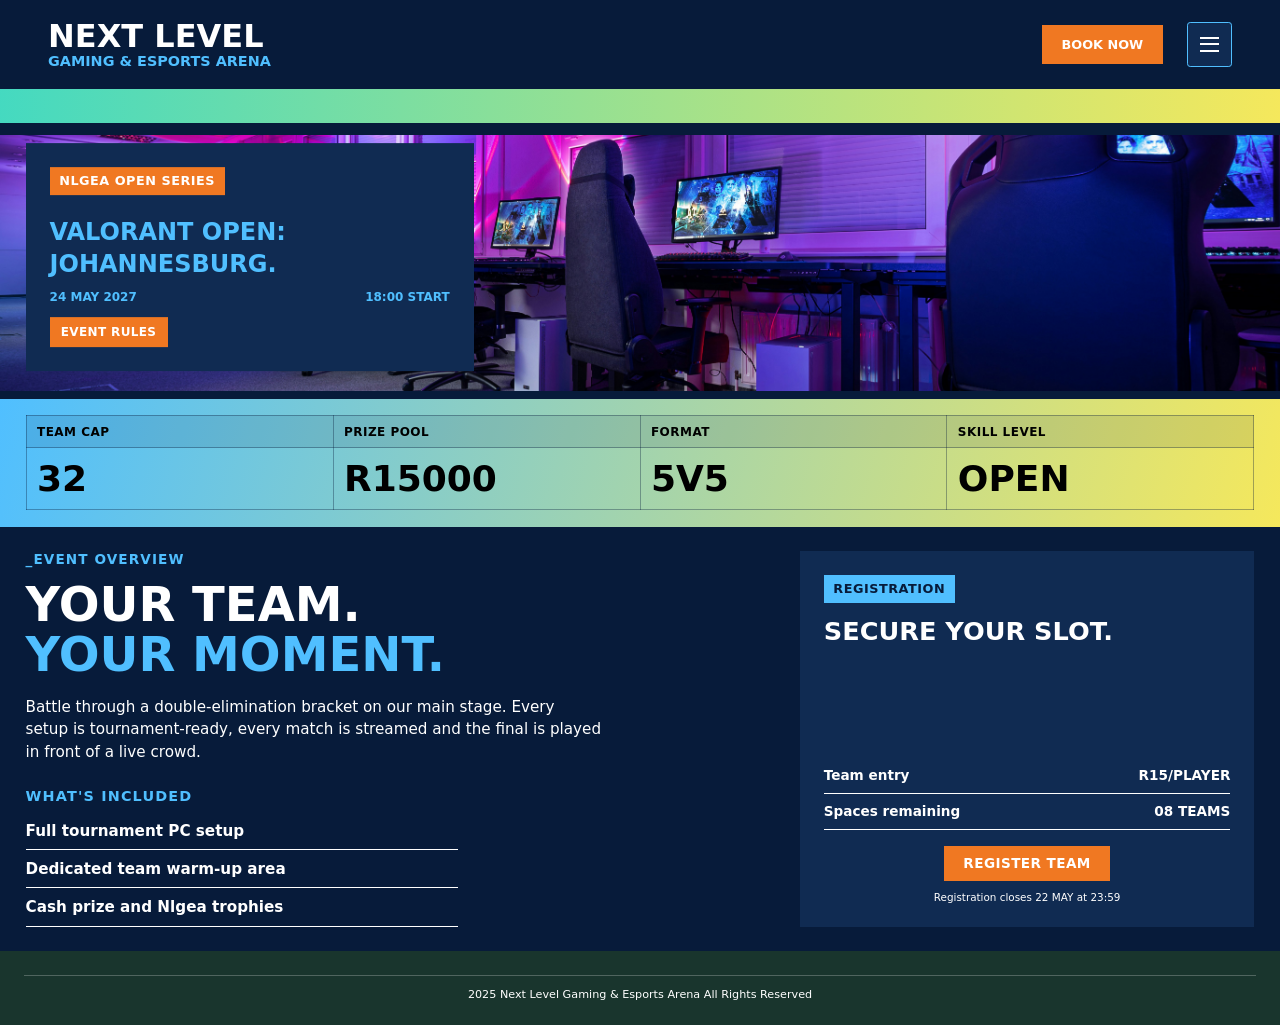
<file: tournament.html>
<!doctype html>
<html lang="en">
<head>
	<meta charset="utf-8">
	<meta name="viewport" content="width=device-width, initial-scale=1">
	<title>Tournament | Next Level Gaming &amp; Esports Arena</title>
	<link rel="stylesheet" href="styles.css">
	<script src="script.js" defer></script>
</head>
<body class="standalone-footer-page tournament-page">
	<!-- Brand and booking. -->
	<header class="equipment-header">
		<h1 class="equipment-wordmark">
			<span class="equipment-wordmark-top">NEXT LEVEL</span>
			<span class="equipment-wordmark-bottom">GAMING &amp; ESPORTS ARENA</span>
		</h1>
		<a class="equipment-book-button" href="fees.html">BOOK NOW</a>
	</header>
	<div class="tournament-feature">
		<img class="tournament-feature-image" src="Images/tournament.jpg" alt="Gaming stations prepared for an esports tournament">
		<div class="tournament-feature-panel">
			<span class="tournament-feature-label">NLGEA OPEN SERIES</span>
			<h2>VALORANT OPEN:</h2>
			<p>JOHANNESBURG.</p>
			<div class="tournament-feature-schedule">
				<span>24 MAY 2027</span>
				<span>18:00 START</span>
			</div>
			<button class="tournament-register-button" id="event-rules-button" type="button" aria-haspopup="dialog" aria-controls="event-rules" data-dialog-open>EVENT RULES</button>
		</div>
	</div>
	<dialog class="site-dialog" id="event-rules" aria-labelledby="event-rules-title">
		<h2 id="event-rules-title">VALORANT OPEN: EVENT RULES</h2>
		<p>Suggested rules for the Johannesburg Open Series. Final details will be confirmed by the event organisers.</p>
		<ul>
			<li>Each team plays with five players in the double-elimination bracket.</li>
			<li>Check in with the event team before the tournament starts and be ready when your match is called.</li>
			<li>Use your own VALORANT account and follow the instructions of tournament officials.</li>
			<li>Cheating, unauthorised software and exploiting bugs are not permitted.</li>
			<li>Treat players, staff and spectators with respect. Harassment and abusive behaviour are not permitted.</li>
			<li>Report technical issues or disputes to an official as soon as they occur.</li>
		</ul>
		<form method="dialog">
			<button type="submit" autofocus>CLOSE</button>
		</form>
	</dialog>
	<div class="tournament-gradient-bar">
		<table class="tournament-stats-table">
			<thead>
				<tr>
					<th scope="col">TEAM CAP</th>
					<th scope="col">PRIZE POOL</th>
					<th scope="col">FORMAT</th>
					<th scope="col">SKILL LEVEL</th>
				</tr>
			</thead>
			<tbody>
				<tr>
					<td>32</td>
					<td>R15000</td>
					<td>5V5</td>
					<td>OPEN</td>
				</tr>
			</tbody>
		</table>
	</div>
	<section class="tournament-details">
		<div class="tournament-overview">
			<p class="tournament-overview-label">_EVENT OVERVIEW</p>
			<h2 class="tournament-overview-title">
				<span>YOUR TEAM.</span>
				<span class="tournament-overview-accent">YOUR MOMENT.</span>
			</h2>
			<p class="tournament-overview-text">Battle through a double-elimination bracket on our main stage. Every setup is tournament-ready, every match is streamed and the final is played in front of a live crowd.</p>
			<h3 class="tournament-included-heading">WHAT'S INCLUDED</h3>
			<ul class="tournament-included-list">
				<li>Full tournament PC setup</li>
				<li>Dedicated team warm-up area</li>
				<li>Cash prize and Nlgea trophies</li>
			</ul>
		</div>
		<div class="tournament-lower-box">
			<span class="tournament-registration-label">REGISTRATION</span>
			<h3 class="tournament-registration-title">SECURE YOUR SLOT.</h3>
			<div class="tournament-registration-row">
				<span>Team entry</span>
				<span>R15/PLAYER</span>
			</div>
			<div class="tournament-registration-row">
				<span>Spaces remaining</span>
				<span>08 TEAMS</span>
			</div>
			<button class="tournament-registration-button" type="button" aria-haspopup="dialog" aria-controls="registration-contact" data-dialog-open>REGISTER TEAM</button>
			<p class="tournament-registration-note">Registration closes 22 MAY at 23:59</p>
		</div>
	</section>
	<dialog class="site-dialog" id="registration-contact" aria-labelledby="registration-contact-title">
		<h2 id="registration-contact-title">REGISTER YOUR TEAM</h2>
		<p>Contact Next Level Gaming &amp; Esports Arena to request team registration. Registration is not confirmed until the arena replies.</p>
		<ul>
			<li>Phone: <a href="tel:+27111234567">+27 11 123 4567</a></li>
			<li>Email: <a href="mailto:info@nextlevlarena.co.za?subject=Valorant%20Open%20team%20registration">info@nextlevlarena.co.za</a></li>
			<li>Address: 126 Gamer Street, Johannesburg, South Africa</li>
		</ul>
		<form method="dialog">
			<button type="submit" autofocus>CLOSE</button>
		</form>
	</dialog>
	<!-- Copyright footer. -->
	<footer class="site-footer">
		<p class="copyright">2025 Next Level Gaming &amp; Esports Arena All Rights Reserved</p>
	</footer>
</body>
</html>
</file>
<file: styles.css>
* {
	box-sizing: border-box;
}

body {
	min-height: 100vh;
	margin: 0;
	background: #f3f6f4;
	color: #19352d;
	font-family: system-ui, sans-serif;
}

body.standalone-footer-page {
	display: flex;
	flex-direction: column;
}

body.tournament-page {
	background: #071b3a;
	color: #fff;
}

body.tournament-page .tournament-feature {
	position: relative;
}

body.tournament-page .tournament-gradient-bar {
	min-height: 8rem;
	margin-top: 0.5rem;
	background: linear-gradient(105deg, #50bfff 0%, #f5e85c 100%);
	padding: 1rem 2%;
	color: #000;
}

body.tournament-page .tournament-stats-table {
	width: 100%;
	height: 100%;
	border-collapse: collapse;
	table-layout: fixed;
}

body.tournament-page .tournament-stats-table th {
	padding: 0.55rem 0.65rem;
	border: 1px solid rgb(7 27 58 / 35%);
	background: rgb(7 27 58 / 10%);
	font-size: clamp(0.5rem, 1.1vw, 0.75rem);
	font-weight: 800;
	letter-spacing: 0.04em;
	text-align: left;
}

body.tournament-page .tournament-stats-table td {
	padding: 0.65rem;
	border: 1px solid rgb(7 27 58 / 35%);
	font-size: clamp(1rem, 3.5vw, 2.25rem);
	font-weight: 900;
	line-height: 1.1;
	overflow-wrap: anywhere;
}

body.tournament-page .tournament-feature-image {
	display: block;
	width: 100%;
	height: 16rem;
	margin-top: 0.75rem;
	object-fit: cover;
}

body.tournament-page .tournament-details {
	display: flex;
	align-items: stretch;
	justify-content: space-between;
	gap: 1.5rem;
	margin: 1.5rem 2%;
}

body.tournament-page .tournament-overview {
	flex: 1;
	max-width: 36rem;
	min-width: 0;
}

body.tournament-page .tournament-overview-label {
	margin: 0 0 0.75rem;
	color: #50bfff;
	font-size: clamp(0.65rem, 1.2vw, 0.85rem);
	font-weight: 800;
	letter-spacing: 0.08em;
}

body.tournament-page .tournament-overview-title {
	margin: 0 0 1rem;
	color: #fff;
	font-size: clamp(1.75rem, 5vw, 3rem);
	font-weight: 900;
	line-height: 1.05;
}

body.tournament-page .tournament-overview-title span {
	display: block;
}

body.tournament-page .tournament-overview-accent {
	color: #50bfff;
}

body.tournament-page .tournament-overview-text {
	margin: 0 0 1.5rem;
	font-size: clamp(0.75rem, 1.4vw, 0.95rem);
	line-height: 1.5;
}

body.tournament-page .tournament-included-heading {
	margin: 0 0 0.5rem;
	color: #50bfff;
	font-size: clamp(0.7rem, 1.3vw, 0.9rem);
	font-weight: 800;
	letter-spacing: 0.08em;
}

body.tournament-page .tournament-included-list {
	width: 75%;
	margin: 0;
	padding: 0;
	list-style: none;
}

body.tournament-page .tournament-included-list li {
	padding: 0.6rem 0;
	border-bottom: 1px solid #fff;
	font-size: clamp(0.75rem, 1.4vw, 0.95rem);
	font-weight: 700;
}

body.tournament-page .tournament-lower-box {
	display: flex;
	flex: none;
	flex-direction: column;
	align-items: stretch;
	align-self: stretch;
	width: 37%;
	padding: clamp(0.75rem, 2vw, 1.5rem);
	background: #102b52;
}

body.tournament-page .tournament-registration-label {
	align-self: flex-start;
	padding: 0.4rem 0.6rem;
	background: #50bfff;
	color: #071b3a;
	font-size: clamp(0.55rem, 1.1vw, 0.8rem);
	font-weight: 900;
	letter-spacing: 0.04em;
}

body.tournament-page .tournament-registration-title {
	margin: 0.9rem 0 auto;
	color: #fff;
	font-size: clamp(1rem, 2.4vw, 1.6rem);
	font-weight: 900;
	line-height: 1.1;
}

body.tournament-page .tournament-registration-row {
	display: flex;
	justify-content: space-between;
	gap: 0.5rem;
	padding: 0.6rem 0;
	border-bottom: 1px solid #fff;
	font-size: clamp(0.65rem, 1.2vw, 0.85rem);
	font-weight: 700;
}

body.tournament-page .tournament-registration-row:first-of-type {
	margin-top: 1rem;
}

body.tournament-page .tournament-registration-button {
	align-self: center;
	margin-top: 1rem;
	padding: 0.6rem 1.2rem;
	border: 0;
	background: #f07822;
	color: #fff;
	font: inherit;
	font-size: clamp(0.65rem, 1.2vw, 0.85rem);
	font-weight: 900;
	letter-spacing: 0.03em;
}

body.tournament-page .tournament-registration-button:hover,
body.tournament-page .tournament-registration-button:focus-visible,
body.tournament-page .tournament-register-button:hover,
body.tournament-page .tournament-register-button:focus-visible,
.faqs-search-button:hover,
.faqs-search-button:focus-visible {
	background: #d95e0c;
}

body.tournament-page .tournament-registration-note {
	margin: 0.6rem 0 0;
	font-size: clamp(0.5rem, 0.9vw, 0.65rem);
	text-align: center;
}

body.tournament-page .tournament-feature-panel {
	position: absolute;
	display: flex;
	flex-direction: column;
	align-items: flex-start;
	top: 50%;
	left: 2%;
	width: 35%;
	padding: clamp(0.6rem, 2vw, 1.5rem);
	background: #102b52;
	transform: translateY(-50%);
}

body.tournament-page .tournament-feature-label {
	display: inline-block;
	margin-bottom: clamp(0.75rem, 2vw, 1.5rem);
	padding: 0.4rem 0.6rem;
	background: #f07822;
	color: #fff;
	font-size: clamp(0.55rem, 1.1vw, 0.8rem);
	font-weight: 900;
	letter-spacing: 0.04em;
}

body.tournament-page .tournament-feature-panel h2,
body.tournament-page .tournament-feature-panel p {
	margin: 0;
	color: #50bfff;
	font-size: clamp(0.85rem, 2vw, 1.5rem);
	font-weight: 900;
	line-height: 1.1;
}

body.tournament-page .tournament-feature-panel p {
	margin-top: 0.35rem;
}

body.tournament-page .tournament-feature-schedule {
	display: flex;
	justify-content: space-between;
	gap: 0.5rem;
	width: 100%;
	margin-top: 0.8rem;
	color: #50bfff;
	font-size: clamp(0.5rem, 1vw, 0.75rem);
	font-weight: 800;
	white-space: nowrap;
}

body.tournament-page .tournament-register-button {
	margin-top: 0.8rem;
	padding: 0.5rem 0.7rem;
	border: 0;
	background: #f07822;
	color: #fff;
	font: inherit;
	font-size: clamp(0.55rem, 1vw, 0.75rem);
	font-weight: 900;
	letter-spacing: 0.03em;
}

.site-dialog {
	width: min(90vw, 36rem);
	max-height: 85vh;
	padding: clamp(1.25rem, 4vw, 2rem);
	border: 1px solid #50bfff;
	background: #102b52;
	color: #fff;
}

.site-dialog::backdrop {
	background: rgb(0 0 0 / 75%);
}

.site-dialog h2 {
	margin: 0 0 0.75rem;
	color: #50bfff;
	font-size: clamp(1.2rem, 3vw, 1.6rem);
}

.site-dialog p,
.site-dialog li {
	font-size: 0.9rem;
	line-height: 1.5;
}

.site-dialog ul {
	padding-left: 1.3rem;
}

.site-dialog li + li {
	margin-top: 0.5rem;
}

.site-dialog a {
	color: #50bfff;
	overflow-wrap: anywhere;
}

.site-dialog button {
	padding: 0.65rem 1rem;
	border: 0;
	background: #f07822;
	color: #fff;
	font: inherit;
	font-weight: 900;
	cursor: pointer;
}

.site-dialog button:hover {
	background: #d95e0c;
}

.site-dialog button:focus-visible,
.site-dialog a:focus-visible {
	outline: 2px solid #fff;
	outline-offset: 3px;
}

body.faqs-page {
	background: #071b3a;
	color: #fff;
}

.faqs-intro {
	padding: clamp(1rem, 3vw, 2rem) clamp(1rem, 5vw, 4rem);
	text-align: left;
}

.faqs-intro h2 {
	margin: 0 0 0.5rem;
	color: #50bfff;
	font-size: clamp(0.75rem, 1.2vw, 0.95rem);
	font-weight: 850;
}

.faqs-intro p {
	margin: 0;
	color: #fff;
	font-size: clamp(2rem, 6.5vw, 4rem);
	font-weight: 900;
	line-height: 0.95;
}

.faqs-intro .faqs-intro-accent {
	color: #50bfff;
}

.faqs-search {
	display: flex;
	width: min(100% - 2 * clamp(1rem, 5vw, 4rem), 20rem);
	margin: 0 clamp(1rem, 5vw, 4rem) clamp(1rem, 3vw, 2rem);
}

.faqs-search-input {
	box-sizing: border-box;
	flex: 1;
	min-width: 0;
	padding: 0.7rem 1rem;
	border: 1px solid #50bfff;
	border-right: 0;
	background: #102b52;
	color: #fff;
	font: inherit;
}

.faqs-search-button {
	padding: 0.7rem 1rem;
	border: 0;
	background: #f07822;
	color: #fff;
	font: inherit;
	font-weight: 900;
	letter-spacing: 0.03em;
}

.faqs-search-button:disabled,
.faqs-topic-button:disabled {
	cursor: not-allowed;
	opacity: 0.6;
}

.faqs-search-button:not(:disabled) {
	cursor: pointer;
}

.faqs-search-input::placeholder {
	color: rgba(255, 255, 255, 0.6);
}

.faqs-filter-status {
	margin: -0.5rem clamp(1rem, 5vw, 4rem) 1rem;
	color: #d7e5f6;
	font-size: 0.85rem;
}

.faqs-divider {
	width: 100%;
	margin: 0;
	border: 0;
	border-top: 1px solid #fff;
}

.faqs-body {
	display: grid;
	grid-template-columns: minmax(0, 1fr) minmax(0, 2fr);
	gap: clamp(1rem, 4vw, 3rem);
	padding: clamp(1rem, 3vw, 2rem) clamp(1rem, 5vw, 4rem);
}

.faqs-questions h2 {
	margin: 0 0 0.5rem;
	color: #50bfff;
	font-size: clamp(0.75rem, 1.2vw, 0.95rem);
	font-weight: 850;
}

.faqs-questions-title {
	margin: 0;
	color: #fff;
	font-size: clamp(1.5rem, 4vw, 2.5rem);
	font-weight: 900;
	line-height: 0.95;
}

.faqs-questions-title span {
	color: #50bfff;
}

.faqs-questions-divider {
	margin: 1rem 0 0;
	border: 0;
	border-top: 1px solid #fff;
}

.faqs-questions ul {
	margin: 0;
	padding: 0;
	list-style: none;
}

.faqs-questions li {
	padding: 0.9rem 0;
	border-bottom: 1px solid #fff;
	color: #fff;
}

.faqs-question summary {
	display: flex;
	align-items: center;
	justify-content: space-between;
	gap: 1rem;
	font-weight: 800;
	cursor: pointer;
	list-style: none;
}

.faqs-question summary::-webkit-details-marker {
	display: none;
}

.faqs-question summary:focus-visible,
.faqs-topic-button:focus-visible {
	outline: 2px solid #50bfff;
	outline-offset: 4px;
}

.faqs-question[open] .faqs-plus {
	transform: rotate(45deg);
}

.faqs-question > p {
	margin: 0.75rem 2rem 0 0;
	color: #d7e5f6;
	font-size: 0.9rem;
	font-weight: 400;
	line-height: 1.55;
}

.faqs-plus {
	color: #50bfff;
	font-size: 1.5rem;
	line-height: 1;
	transition: transform 160ms ease;
}

.faqs-topics {
	padding: 0;
}

.faqs-help-bar {
	display: flex;
	align-items: center;
	justify-content: space-between;
	gap: 1rem;
	min-height: 8rem;
	padding: 1.5rem clamp(1rem, 5vw, 4rem);
	background: linear-gradient(105deg, #50bfff 0%, #f5e85c 100%);
	color: #000;
}

.faqs-help-text h2 {
	margin: 0 0 0.4rem;
	font-size: clamp(1.1rem, 2.5vw, 1.6rem);
	font-weight: 900;
}

.faqs-help-text p {
	margin: 0;
	font-weight: 600;
}

.faqs-help-button {
	padding: 0.8rem 1.4rem;
	background: #f07822;
	color: #fff;
	font-weight: 900;
	letter-spacing: 0.03em;
	text-decoration: none;
	white-space: nowrap;
}

.faqs-help-button:hover,
.faqs-help-button:focus-visible {
	background: #d95e0c;
}

.faqs-topics h2 {
	margin: 0 0 0.75rem;
	color: #50bfff;
	font-size: clamp(0.75rem, 1.2vw, 0.95rem);
	font-weight: 850;
}

.faqs-topics ul {
	width: min(100%, 20rem);
	margin: 0;
	padding: 0;
	list-style: none;
}

.faqs-topics li {
	border-bottom: 1px solid #fff;
}

.faqs-topic-button {
	width: 100%;
	padding: 0.75rem 0;
	border: 0;
	background: transparent;
	color: #fff;
	font: inherit;
	font-weight: 700;
	text-align: left;
	cursor: pointer;
}

.faqs-topic-button[aria-pressed="true"],
.faqs-topic-button:hover:not(:disabled) {
	color: #50bfff;
}

.faqs-empty-state {
	margin: 1rem 0;
	color: #d7e5f6;
}

body.standalone-footer-page .site-footer {
	width: 100%;
	margin-top: auto;
}

/* BEGINNING OF FEES PAGE STYLES. */
body.fees-page {
	background: #071b3a;
	color: #fff;
}

.fees-intro {
	padding: clamp(1.25rem, 3vw, 2rem) 1rem 2rem;
	text-align: center;
}

.fees-intro h1 {
	margin: 0;
	color: #50bfff;
	font-size: clamp(1.5rem, 4vw, 2.25rem);
	font-weight: 850;
}

.fees-intro p {
	margin: 0.65rem 0 0;
	font-size: 0.9rem;
}

.fees-card-grid {
	display: grid;
	grid-template-columns: repeat(3, minmax(0, 1fr));
	grid-auto-rows: 1fr;
	gap: 1rem;
	width: min(100%, 72rem);
	margin: 2rem auto 0;
	padding: 0 1rem;
}

.fees-card {
	display: flex;
	flex-direction: column;
	align-items: stretch;
	min-height: 24rem;
	padding: 1.25rem;
	background: #102b52;
	color: #fff;
	text-align: left;
}

.fees-card h2 {
	margin: 0;
	font-size: 0.95rem;
	font-weight: 800;
}

.fees-gradient-strip {
	width: 100%;
	margin: 1rem 0 2rem;
	padding: 1rem clamp(1rem, 3vw, 2rem) 1.5rem;
	background: linear-gradient(105deg, #40d9c3 0%, #f5e85c 100%);
	color: #071b3a;
}

.fees-gradient-strip h2 {
	margin: 0 0 1rem;
	font-size: 1rem;
	font-weight: 850;
	text-align: left;
}

.fees-gradient-strip ol {
	display: grid;
	grid-template-columns: repeat(5, minmax(0, 1fr));
	gap: 1rem;
	margin: 0;
	padding: 0;
	list-style-position: inside;
	text-align: center;
}

.fees-gradient-strip li {
	font-size: clamp(0.7rem, 1.3vw, 0.9rem);
	font-weight: 700;
	line-height: 1.35;
}

.fees-summary-output {
	min-height: 4.5rem;
	margin: 0.35rem 0 1rem;
	padding: 0.75rem;
	background: #fff;
	color: #071b3a;
	font-size: 0.75rem;
	line-height: 1.45;
}

.fees-booking-note {
	margin: 0.65rem 0 0;
	font-size: 0.65rem;
	line-height: 1.4;
	text-align: center;
}

.fees-summary-divider {
	width: 100%;
	height: 1px;
	margin: 1rem 0;
	border: 0;
	background: #fff;
}

.fees-summary-row {
	display: flex;
	justify-content: space-between;
	gap: 0.5rem;
	margin-bottom: 0.75rem;
	font-size: 0.8rem;
}

.fees-summary-total {
	display: flex;
	justify-content: space-between;
	gap: 0.5rem;
	margin: 0.25rem 0 0.75rem;
	font-size: 0.9rem;
	font-weight: 850;
}

.fees-book-button {
	width: 100%;
	margin-top: auto;
	border: 0;
	padding: 0.7rem 0.5rem;
	background: #50bfff;
	color: #071b3a;
	font: inherit;
	font-size: 0.75rem;
	font-weight: 850;
	cursor: pointer;
}

.fees-book-button:disabled {
	opacity: 0.5;
	cursor: not-allowed;
}

.fees-book-button:not(:disabled):hover,
.fees-book-button:not(:disabled):focus-visible,
.fees-calculate-button:hover,
.fees-calculate-button:focus-visible {
	background: #d95e0c;
	color: #fff;
}

.fees-book-button:focus-visible,
.fees-calculate-button:focus-visible {
	outline: 2px solid #fff;
	outline-offset: 3px;
}

.fees-package-list {
	display: grid;
	gap: 0.65rem;
	margin-top: 0.9rem;
}

.fees-package-option {
	display: flex;
	align-items: flex-start;
	gap: 0.6rem;
	padding: 0.75rem;
	border: 2px solid transparent;
	background: #fff;
	color: #071b3a;
	cursor: pointer;
}

.fees-package-option:has(input:checked) {
	border-color: #50bfff;
}

.fees-package-option input {
	flex: 0 0 auto;
	width: 1rem;
	height: 1rem;
	margin: 0.1rem 0 0;
	accent-color: #f07822;
}

.fees-package-option input:focus-visible {
	outline: 2px solid #f07822;
	outline-offset: 3px;
}

.fees-package-content {
	flex: 1;
	min-width: 0;
}

.fees-package-heading {
	display: flex;
	align-items: flex-start;
	justify-content: space-between;
	gap: 0.5rem;
}

.fees-package-heading h3 {
	margin: 0;
	font-size: 0.82rem;
	font-weight: 800;
}

.fees-package-heading span {
	flex: 0 0 auto;
	font-size: 0.8rem;
	font-weight: 750;
}

.fees-package-option p {
	margin: 0.35rem 0 0;
	font-size: 0.72rem;
	line-height: 1.35;
}

.fees-booking-select {
	display: flex;
	align-items: center;
	justify-content: space-between;
	gap: 0.5rem;
	margin-top: 0.9rem;
	font-size: 0.75rem;
}

.fees-booking-select input {
	width: 5.5rem;
	min-height: 1.8rem;
	border: 0;
	padding: 0.25rem 0.4rem;
	background: #fff;
	color: #071b3a;
	font: inherit;
}

.fees-discount-heading {
	margin: 1rem 0 0.45rem;
	font-size: 0.85rem;
	font-weight: 800;
}

.fees-discount-value {
	min-height: 1.8rem;
	padding: 0.25rem 0.5rem;
	background: #fff;
	color: #071b3a;
	font-size: 0.75rem;
}

.fees-calculate-button {
	margin-top: 0.7rem;
	border: 0;
	padding: 0.6rem 0.5rem;
	background: #f07822;
	color: #fff;
	font: inherit;
	font-size: 0.72rem;
	font-weight: 800;
}

.fees-discount-information {
	margin-top: auto;
	padding-top: 1rem;
}

.fees-discount-information h3,
.fees-discount-information h4 {
	margin: 0 0 0.4rem;
	font-size: 0.75rem;
	font-weight: 800;
}

.fees-discount-information ul {
	display: grid;
	gap: 0.3rem;
	margin: 0;
	padding-left: 1rem;
	font-size: 0.7rem;
	line-height: 1.35;
}

/* CONTACT PAGE. */
body.contact-page {
	background: #071b3a;
	color: #fff;
}

.contact-intro {
	width: min(100% - 2rem, 48rem);
	margin: 0 auto;
	padding: clamp(3rem, 9vw, 7rem) 0;
	text-align: center;
}
    
.contact-intro h1 {
	margin: 0 0 1rem;
	color: #50bfff;
	font-size: clamp(1.5rem, 4vw, 2.5rem);
	font-weight: 900;
}

.contact-intro h2 {
	margin: 0 0 0.75rem;
	font-size: clamp(1rem, 2.5vw, 1.4rem);
	font-weight: 800;
}

.contact-intro p {
	max-width: 42rem;
	margin: 0 auto;
	font-size: 0.95rem;
	font-weight: 400;
	line-height: 1.6;
}

.contact-panels {
	display: grid;
	grid-template-columns: minmax(0, 55fr) minmax(0, 35fr);
	gap: 5%;
	position: relative;
	left: 50%;
	width: 90vw;
	margin: 2rem 0 0;
	transform: translateX(-50%);
}

.contact-panel {
	min-height: 14rem;
	background: #102b52;
}

.contact-form-panel {
	padding: clamp(1rem, 2vw, 1.5rem);
	color: #fff;
}

.contact-form-panel h2 {
	margin: 0;
	font-size: clamp(0.9rem, 1.4vw, 1.1rem);
	font-weight: 850;
}

.contact-form-panel > hr {
	height: 1px;
	margin: 0.65rem 0 0.8rem;
	border: 0;
	background: rgb(255 255 255 / 75%);
}

.contact-demo-form {
	display: grid;
	gap: 0.7rem;
}

.contact-field {
	display: grid;
	gap: 0.25rem;
}

.contact-field label {
	color: #50bfff;
	font-size: 0.64rem;
	font-weight: 850;
}

.contact-field input,
.contact-field textarea {
	width: 100%;
	min-width: 0;
	padding: 0.4rem 0.5rem;
	border: 1px solid rgb(255 255 255 / 35%);
	border-radius: 0;
	background: #071b3a;
	color: #fff;
	font: inherit;
	font-size: 0.75rem;
}

.contact-field input {
	min-height: 2rem;
}

.contact-field textarea {
	min-height: 7rem;
	resize: vertical;
}

.contact-field input:focus-visible,
.contact-field textarea:focus-visible {
	outline: 2px solid #50bfff;
	outline-offset: 1px;
}

.contact-demo-form button {
	justify-self: start;
	margin-top: 0.2rem;
	padding: 0.65rem 0.9rem;
	border: 0;
	background: #f07822;
	color: #fff;
	font: inherit;
	font-size: 0.7rem;
	font-weight: 800;
	cursor: pointer;
}

.contact-demo-form button:hover,
.contact-demo-form button:focus-visible {
	background: #d95e0c;
}

.contact-demo-form button:focus-visible {
	outline: 2px solid #fff;
	outline-offset: 3px;
}

.contact-demo-form button:disabled {
	cursor: not-allowed;
	opacity: 0.65;
}

.contact-form-note {
	margin: 0;
	color: rgb(255 255 255 / 70%);
	font-size: 0.75rem;
	line-height: 1.45;
}

.contact-form-status,
.fees-booking-status {
	position: fixed;
	right: 1rem;
	bottom: 1rem;
	z-index: 1000;
	box-sizing: border-box;
	width: min(28rem, calc(100vw - 2rem));
	margin: 0;
	padding: 1rem 1.25rem;
	border: 1px solid #50bfff;
	border-left-width: 4px;
	background: #102b52;
	box-shadow: 0 0.5rem 1.5rem rgb(0 0 0 / 35%);
	color: #fff;
	font-size: 0.9rem;
	line-height: 1.5;
}

.contact-form-status.is-success,
.fees-booking-status {
	border-left-color: #54d6a0;
}

.contact-form-status.is-error {
	border-left-color: #ff8e72;
}

.contact-form-status[hidden],
.fees-booking-status[hidden] {
	display: none;
}

.contact-information {
	padding: clamp(1rem, 2vw, 1.5rem);
	color: #fff;
}

.contact-information h2 {
	margin: 0;
	font-size: clamp(0.9rem, 1.4vw, 1.1rem);
	font-weight: 850;
}

.contact-information hr {
	height: 1px;
	margin: 0.65rem 0 0.8rem;
	border: 0;
	background: rgb(255 255 255 / 75%);
}

.contact-information dl {
	display: grid;
	gap: 0.65rem;
	margin: 0;
}

.contact-information dl > div {
	min-width: 0;
}

.contact-information dt {
	margin: 0 0 0.12rem;
	color: #50bfff;
	font-size: 0.64rem;
	font-weight: 850;
	letter-spacing: 0.05em;
}

.contact-information dd {
	margin: 0;
	font-size: clamp(0.68rem, 1vw, 0.78rem);
	font-weight: 400;
	line-height: 1.35;
	overflow-wrap: anywhere;
}

.contact-information a {
	color: inherit;
	text-decoration: none;
}

.contact-information a:hover,
.contact-information a:focus-visible {
	text-decoration: underline;
	text-underline-offset: 0.15em;
}

.contact-details {
	display: flex;
	flex-direction: column;
	gap: 0.35rem;
	margin-top: 0.75rem;
	font-size: 0.75rem;
	font-style: normal;
	line-height: 1.4;
}

.contact-details a {
	color: inherit;
	text-decoration: none;
}

.contact-details a:hover,
.contact-details a:focus-visible {
	text-decoration: underline;
	text-underline-offset: 0.15em;
}

/* EQUIPMENT PAGE. */
body.equipment-page {
	background: #071b3a;
	color: #fff;
}

body.locations-page {
	background: #071b3a;
	color: #fff;
}

.locations-overview-copy h2 {
	margin: 0;
	color: #fff;
	font-size: clamp(1.4rem, 3vw, 2.2rem);
	font-weight: 800;
	line-height: 1.1;
}

.locations-overview-copy {
	justify-content: center;
	gap: 0.1rem;
	padding-bottom: 1rem;
	background: #071b3a;
}

.locations-overview-copy .locations-overview-accent {
	margin: 0;
	color: #50bfff;
	font-size: clamp(0.65rem, 1.2vw, 0.9rem);
	font-weight: 800;
	line-height: 1.2;
}

.locations-overview-copy .locations-overview-starts {
	margin: 0;
	color: #50bfff;
	font-size: clamp(1.4rem, 3vw, 2.2rem);
	font-weight: 800;
	line-height: 1.1;
}

.locations-book-button {
	align-self: flex-start;
	margin-top: 0.35rem;
	padding: 0.6rem 1rem;
	background: #f07822;
	color: #fff;
	font-size: 0.8rem;
	font-weight: 850;
	text-decoration: none;
}

.locations-book-button:hover,
.locations-book-button:focus-visible {
	background: #d95e0c;
}

.locations-book-button:focus-visible {
	outline: 2px solid #fff;
	outline-offset: 3px;
}

.locations-city-intro {
	display: grid;
	grid-template-columns: 1fr 1fr;
	align-items: center;
	gap: 2rem;
	padding: 2rem 1rem;
	color: #fff;
	text-align: left;
}

.locations-city-intro .locations-overview-accent {
	margin: 0 0 0.4rem;
	color: #50bfff;
	font-size: clamp(0.75rem, 1.4vw, 1rem);
	font-weight: 800;
}

.locations-city-intro-heading h2,
.locations-city-intro-heading > p:last-child {
	margin: 0;
	font-size: clamp(1.7rem, 4vw, 2.8rem);
	font-weight: 850;
	line-height: 1.1;
}

.locations-city-intro-heading > p:last-child {
	margin-top: 0.2rem;
	color: #50bfff;
}

.locations-city-intro-description {
	max-width: 32rem;
	margin: 0;
	font-size: clamp(1rem, 1.8vw, 1.3rem);
	line-height: 1.5;
}

.locations-card-grid {
	display: grid;
	grid-template-columns: repeat(3, minmax(0, 1fr));
	gap: 1.25rem;
	width: 100%;
	padding: 0 clamp(1rem, 4vw, 3rem) 2rem;
}

.locations-card {
	overflow: hidden;
	background: #102b52;
	text-align: center;
}

.locations-card img {
	display: block;
	width: 100%;
	aspect-ratio: 4 / 3;
	object-fit: cover;
}

.locations-card h2 {
	margin: 0;
	padding: 0.9rem;
	background: #102b52;
	color: #fff;
	font-size: 1rem;
	font-weight: 850;
	letter-spacing: 0.08em;
}

.locations-go-button {
	display: inline-block;
	margin: 0.75rem 0 1rem;
	padding: 0.55rem 1.25rem;
	background: #f07822;
	color: #fff;
	font-size: 0.8rem;
	font-weight: 850;
	text-decoration: none;
}

.locations-go-button:hover,
.locations-go-button:focus-visible {
	background: #d95e0c;
}

.locations-go-button:focus-visible {
	outline: 2px solid #fff;
	outline-offset: 3px;
}

@media (max-width: 30rem) {
	.locations-city-intro {
		grid-template-columns: 1fr;
		gap: 1rem;
	}

	.locations-card-grid {
		grid-template-columns: 1fr;
	}
}

.equipment-header {
	display: flex;
	align-items: center;
	justify-content: space-between;
	gap: 1.5rem;
	padding: 1.25rem clamp(1rem, 4vw, 3rem);
	background: #071b3a;
	border-bottom: 34px solid transparent;
	border-image: linear-gradient(105deg, #40d9c3 0%, #f5e85c 100%) 1;
}

.equipment-header > .equipment-book-button {
	margin-left: auto;
}

.equipment-wordmark {
	display: flex;
	flex-direction: column;
	align-items: flex-start;
	gap: 0.15rem;
	margin: 0;
	line-height: 1;
}

.equipment-wordmark-top {
	color: #fff;
	font-size: clamp(1.5rem, 3vw, 2rem);
	font-weight: 900;
}

.equipment-wordmark-bottom {
	color: #50bfff;
	font-size: clamp(0.7rem, 1.2vw, 0.9rem);
	font-weight: 800;
}

.equipment-book-button {
	display: inline-block;
	text-decoration: none;
	flex: 0 0 auto;
	padding: 0.75rem 1.25rem;
	border: 0;
	background: #f07822;
	color: #fff;
	font: inherit;
	font-size: 0.8rem;
	font-weight: 850;
	cursor: pointer;
}

.equipment-book-button:hover,

.equipment-book-button:focus-visible {
	background: #d95e0c;
}

.equipment-book-button:focus-visible {
	outline: 2px solid #fff;
	outline-offset: 3px;
}

.equipment-full-specs-button {
	align-self: flex-start;
	margin-top: 1rem;
}

.equipment-intro {
	padding: clamp(1rem, 3vw, 2rem) clamp(1rem, 5vw, 4rem);
	text-align: left;
}

.equipment-intro h2 {
	margin: 0 0 0.5rem;
	color: #50bfff;
	font-size: clamp(0.75rem, 1.2vw, 0.95rem);
	font-weight: 850;
}

.equipment-intro p {
	margin: 0;
	color: #fff;
	font-size: clamp(1.5rem, 5vw, 3rem);
	font-weight: 900;
	line-height: 0.95;
}

.equipment-intro .equipment-compromise {
	margin-top: 0.35rem;
	color: #50bfff;
}

.equipment-feature {
	display: grid;
	grid-template-columns: repeat(2, minmax(0, 1fr));
	min-height: 20rem;
}

.community-feature {
	grid-template-columns: minmax(0, 2fr) minmax(0, 3fr);
	grid-template-rows: minmax(0, 1fr);
	height: 15rem;
	min-height: 0;
}

.equipment-feature.community-feature > img {
	min-height: 0;
}

.community-boxes {
	display: grid;
	grid-template-columns: repeat(2, minmax(0, 1fr));
	grid-template-rows: repeat(2, minmax(0, 1fr));
}

.community-box-accent {
	display: flex;
	flex-direction: column;
	justify-content: center;
	gap: 0.4rem;
	padding: 0.5rem clamp(0.75rem, 2vw, 1.25rem);
	background: #f07822;
	color: #fff;
}

.community-quote {
	margin: 0;
	font-size: clamp(0.65rem, 1.5vw, 1rem);
	font-weight: 900;
	line-height: 1.15;
}

.community-quote-author {
	margin: 0;
	font-size: clamp(0.5rem, 0.9vw, 0.65rem);
	font-weight: 800;
	letter-spacing: 0.04em;
}

.community-box-image {
	display: block;
	width: 100%;
	height: 100%;
	object-fit: cover;
	color: #fff;
}

.community-box-join {
	grid-column: 1 / -1;
	display: flex;
	flex-direction: column;
	align-items: flex-start;
	justify-content: center;
	gap: 0.6rem;
	padding: 0.75rem clamp(1rem, 3vw, 2rem);
	background: #102b52;
}

.community-box-join h2 {
	display: flex;
	flex-direction: column;
	margin: 0;
	color: #fff;
	font-size: clamp(1.4rem, 3vw, 2.5rem);
	font-weight: 900;
	line-height: 1.05;
}

.community-box-join h2 span:last-child {
	color: #50bfff;
}

.community-involved {
	padding: clamp(1rem, 3vw, 2rem) clamp(1rem, 5vw, 4rem);
}

.community-involved-label {
	margin: 0 0 0.5rem;
	color: #50bfff;
	font-size: clamp(0.65rem, 1.2vw, 0.85rem);
	font-weight: 800;
	letter-spacing: 0.08em;
}

.community-involved h2 {
	margin: 0 0 1.25rem;
	color: #fff;
	font-size: clamp(1.75rem, 5vw, 3rem);
	font-weight: 900;
	line-height: 1.05;
}

.community-involved h2 span {
	color: #50bfff;
}

.community-involved-cards {
	display: grid;
	grid-template-columns: repeat(3, minmax(0, 1fr));
	gap: clamp(0.75rem, 2vw, 1.5rem);
}

.community-involved-card {
	min-height: 10rem;
	padding: clamp(0.75rem, 2vw, 1.5rem);
	background: #102b52;
}

.community-involved-card h3 {
	margin: 0 0 0.5rem;
	color: #50bfff;
	font-size: clamp(0.9rem, 2vw, 1.4rem);
	font-weight: 900;
	letter-spacing: 0.04em;
}

.community-involved-card p {
	margin: 0;
	color: #fff;
	font-size: clamp(0.7rem, 1.3vw, 0.9rem);
	line-height: 1.4;
}

.community-page-divider {
	width: 100%;
	height: 1px;
	margin: 0;
	border: 0;
	background: #fff;
}

.community-stats {
	display: flex;
	justify-content: space-between;
	padding: clamp(1rem, 3vw, 2rem) clamp(1rem, 5vw, 4rem);
}

.community-stat {
	display: flex;
	flex-direction: column;
}

.community-stat-value {
	color: #50bfff;
	font-size: clamp(1.5rem, 4vw, 2.5rem);
	font-weight: 900;
	line-height: 1.1;
}

.community-stat-label {
	color: #fff;
	font-size: clamp(0.55rem, 1.1vw, 0.8rem);
	font-weight: 800;
	letter-spacing: 0.04em;
}

.equipment-feature > img {
	display: block;
	width: 100%;
	height: 100%;
	min-height: 20rem;
	object-fit: cover;
}

.equipment-feature-copy {
	display: flex;
	flex-direction: column;
	justify-content: flex-start;
	padding: clamp(1rem, 3vw, 2rem);
	background: #102b52;
}

.equipment-feature-copy h2 {
	margin: 0 0 1rem;
	color: #50bfff;
	font-size: clamp(0.9rem, 1.5vw, 1.2rem);
	font-weight: 850;
}

.equipment-feature-tagline {
	display: flex;
	flex-direction: column;
	margin: 0;
	color: #fff;
	font-size: clamp(1.4rem, 3vw, 2.5rem);
	font-weight: 900;
	line-height: 1.05;
}

.equipment-feature-tagline span:last-child {
	color: #50bfff;
}

.equipment-spec-divider {
	width: 100%;
	height: 1px;
	margin: 1rem 0 0.75rem;
	border: 0;
	background: rgb(255 255 255 / 75%);
}

.equipment-specs {
	display: grid;
	grid-template-columns: repeat(2, minmax(0, 1fr));
	color: #fff;
	font-weight: 800;
	text-align: center;
}

.equipment-spec-item {
	display: flex;
	flex-direction: column;
	align-items: center;
	gap: 0.2rem;
}

.equipment-spec-value {
	font-size: clamp(1.3rem, 2.5vw, 2rem);
	line-height: 1;
}

.equipment-spec-label {
	color: #50bfff;
	font-size: 0.65rem;
	font-weight: 850;
	letter-spacing: 0.08em;
}

.equipment-library {
	display: grid;
	grid-template-columns: minmax(0, 0.8fr) minmax(0, 1.2fr);
	align-items: center;
	gap: 1.25rem;
	padding: 1.5rem clamp(1rem, 5vw, 4rem) 2rem;
}

.equipment-library-copy {
	justify-self: start;
	text-align: left;
}

.equipment-library-copy h2 {
	margin: 0 0 0.35rem;
	color: #50bfff;
	font-size: clamp(0.7rem, 1.2vw, 0.95rem);
	font-weight: 850;
}

.equipment-library-copy p {
	margin: 0;
	color: #fff;
	font-size: clamp(1rem, 2.6vw, 2.2rem);
	font-weight: 900;
	line-height: 1;
}

.equipment-library-copy p span {
	color: #50bfff;
}

.game-filter {
	display: grid;
	gap: 0.5rem;
	width: min(100%, 20rem);
	justify-self: end;
}

.game-filter label {
	color: #50bfff;
	font-size: 0.75rem;
	font-weight: 800;
	letter-spacing: 0.04em;
}

.game-filter select {
	width: 100%;
	min-height: 2.75rem;
	padding: 0.5rem 0.75rem;
	border: 1px solid #50bfff;
	background: #102b52;
	color: #fff;
	font: inherit;
	font-size: 0.85rem;
	font-weight: 800;
}

.game-filter select:focus-visible {
	outline: 2px solid #fff;
	outline-offset: 3px;
}

.game-filter p {
	margin: 0;
	color: #fff;
	font-size: 0.75rem;
}

.equipment-block-section {
	padding: 0 clamp(1rem, 5vw, 4rem) 3rem;
}

.equipment-block-grid {
	display: grid;
	grid-template-columns: repeat(4, minmax(0, 1fr));
	gap: 0.9rem;
}


.equipment-game-card {
	display: flex;
	flex-direction: column;
	align-items: center;
	justify-content: center;
	min-width: 0;
	min-height: 7rem;
	padding: 0.6rem;
	background: #102b52;
	color: #fff;
	text-align: center;
}

.equipment-game-card[hidden] {
	display: none;
}

.equipment-game-card h2 {
	margin: 0 0 0.4rem;
	font-size: clamp(0.65rem, 1.1vw, 0.85rem);
	font-weight: 850;
	line-height: 1.2;
	overflow-wrap: anywhere;
}

.equipment-game-card p {
	margin: 0;
	color: #50bfff;
	font-size: clamp(0.55rem, 0.8vw, 0.68rem);
	font-weight: 750;
	line-height: 1.2;
}

/* Arrange the shared wordmark and menu trigger over the gradient background. */
.site-header {
	display: flex;
	align-items: center;
	justify-content: space-between;
	gap: 1.5rem;
	padding: 1.5rem 2rem 2rem;
	background: linear-gradient(105deg, #40d9c3 0%, #f5e85c 100%);
}

/* Align the shared two-line site wordmark. */
.wordmark {
	display: flex;
	flex-direction: column;
	align-items: flex-start;
	gap: 0.15rem;
	max-width: 100%;
	margin: 0;
	color: inherit;
	text-align: left;
}

/* Remove the default underline when the wordmark is a home link. */
a.wordmark {
	text-decoration: none;
}

.wordmark-top {
	font-size: 1.5rem;
	font-weight: 800;
	line-height: 1;
}

.wordmark-bottom {
	font-size: 0.85rem;
	font-weight: 700;
	line-height: 1.2;
}

.site-header > .site-menu-toggle {
	margin-left: auto;
}

.site-menu-toggle {
	display: inline-flex;
	flex: 0 0 2.8rem;
	flex-direction: column;
	align-items: center;
	justify-content: center;
	gap: 0.28rem;
	width: 2.8rem;
	height: 2.8rem;
	padding: 0;
	border: 1px solid #50bfff;
	border-radius: 0.2rem;
	background: #102b52;
	cursor: pointer;
}

.site-menu-toggle-bar {
	width: 1.2rem;
	height: 2px;
	background: #fff;
	transition: transform 180ms ease;
}

.site-menu-toggle:hover,
.site-menu-toggle:focus-visible {
	background: #173a68;
}

.site-menu-toggle:focus-visible,
.site-menu-close:focus-visible,
.site-menu-link:focus-visible {
	outline: 2px solid #f5e85c;
	outline-offset: 3px;
}

.site-menu-dialog {
	position: fixed;
	inset: 0 0 0 auto;
	display: none;
	flex-direction: column;
	gap: 1.5rem;
	box-sizing: border-box;
	width: min(24rem, 88vw);
	height: 100vh;
	max-height: 100vh;
	margin: 0;
	padding: clamp(1.25rem, 4vw, 2rem);
	overflow-y: auto;
	border: 0;
	border-left: 1px solid #50bfff;
	background: #071b3a;
	color: #fff;
	transform: translateX(100%);
	transition: transform 240ms ease-in-out;
}

.site-menu-dialog[open] {
	display: flex;
}

.site-menu-dialog.is-open {
	transform: translateX(0);
}

.site-menu-dialog::backdrop {
	background: rgb(0 0 0 / 65%);
}

.site-menu-dialog-header {
	display: flex;
	align-items: center;
	justify-content: space-between;
	gap: 1rem;
	padding-bottom: 1rem;
	border-bottom: 1px solid rgb(80 191 255 / 45%);
}

.site-menu-dialog-header h2 {
	margin: 0;
	color: #50bfff;
	font-size: 1.2rem;
	font-weight: 900;
}

.site-menu-close {
	padding: 0.6rem 0.8rem;
	border: 1px solid #50bfff;
	background: #102b52;
	color: #fff;
	font: inherit;
	font-size: 0.75rem;
	font-weight: 800;
	cursor: pointer;
}

.site-menu-close:hover {
	background: #173a68;
}

.site-menu-links {
	display: grid;
	gap: 0.35rem;
}

.site-menu-link {
	padding: 0.8rem 0.75rem;
	border-bottom: 1px solid rgb(255 255 255 / 16%);
	color: #fff;
	font-weight: 750;
	text-decoration: none;
}

.site-menu-link:hover,
.site-menu-link[aria-current="page"] {
	background: #102b52;
	color: #50bfff;
}

@supports (height: 100dvh) {
	.site-menu-dialog {
		height: 100dvh;
		max-height: 100dvh;
	}
}

@media (prefers-reduced-motion: reduce) {
	.site-menu-toggle-bar,
	.site-menu-dialog {
		transition: none;
	}
}

/* Split the overview hero between its image and text panel. */
.overview-section {
	display: grid;
	grid-template-columns: 60% 40%;
	height: 12rem;
}

.overview-image {
	display: block;
	width: 100%;
	height: 100%;
	min-height: 0;
	object-fit: cover;
}

.overview-logo {
	background: #fff;
	object-fit: contain;
}

.overview-copy {
	display: flex;
	flex-direction: column;
	justify-content: center;
	padding: clamp(1rem, 3vw, 2rem);
	background: #19352d;
	color: #fff;
}

.overview-copy .overview-brand-heading {
	margin: 0 0 0.6rem;
	color: #fff;
	font-size: clamp(1.1rem, 2vw, 1.6rem);
	font-weight: 800;
	line-height: 1.1;
}

.overview-copy .about-heading {
	margin: 0;
	color: #50bfff;
	font-size: clamp(1.4rem, 3vw, 2.2rem);
	font-weight: 800;
	line-height: 1.1;
}

/* ABOUT PAGE. */
body.about-page {
	background: #071b3a;
	color: #fff;
}

.about-overview-section {
	height: 12rem;
	grid-template-rows: minmax(0, 1fr);
}

.about-overview-copy {
	justify-content: flex-start;
	gap: 0.2rem;
	padding: 0.4rem clamp(0.6rem, 1.2vw, 1rem);
}

.about-locations-button {
	align-self: flex-start;
	margin-top: 0.35rem;
	padding: 0.35rem 0.65rem;
	background: #f07822;
	color: #fff;
	font-size: 0.65rem;
	font-weight: 800;
	text-decoration: none;
}

.about-locations-button:hover,
.about-locations-button:focus-visible {
	background: #d95e0c;
}

.about-locations-button:focus-visible {
	outline: 2px solid #fff;
	outline-offset: 2px;
}

.about-overview-copy .about-heading {
	font-size: clamp(1rem, 1.4vw, 1.3rem);
}

.about-copy-group h3 {
	margin: 0 0 0.15rem;
	color: #f5e85c;
	font-size: 0.72rem;
	font-weight: 800;
	line-height: 1.25;
}

.about-overview-copy .about-copy-group p {
	margin: 0;
	font-size: 0.62rem;
	font-weight: 400;
	line-height: 1.15;
}

/* ABOUT WHY CHOOSE US SECTION. */
.why-section {
	padding: 2rem clamp(0.75rem, 2vw, 1.5rem) 2.5rem;
}

.why-section > h2 {
	margin: 0 0 1.25rem;
	color: #d7ad00;
	font-size: 1.25rem;
	font-weight: 850;
	text-align: center;
}

.why-grid {
	display: grid;
	grid-template-columns: repeat(3, minmax(0, 1fr));
	gap: 0.75rem;
}

.why-block {
	display: flex;
	flex-direction: column;
	justify-content: center;
	min-height: 8rem;
	padding: 1rem;
	background: #102b52;
	color: #fff;
}

.why-block h3 {
	margin: 0 0 0.5rem;
	font-size: 0.9rem;
	font-weight: 800;
}

.why-block p {
	margin: 0;
	font-size: 0.75rem;
	font-weight: 400;
	line-height: 1.45;
}

/* EXPERIENCES PAGE. */
body.experiences-page {
	background: #071b3a;
	color: #fff;
}

.experiences-overview-copy {
	gap: 0.25rem;
	padding: 0.45rem clamp(0.5rem, 1vw, 0.8rem);
}

.experiences-overview-copy .about-heading {
	font-size: clamp(0.9rem, 1.3vw, 1.1rem);
}

.experiences-tagline {
	margin: 0;
	color: #f5e85c;
	font-size: clamp(0.65rem, 1vw, 0.82rem);
	font-weight: 850;
	line-height: 1.2;
}

.experiences-overview-copy .experiences-description {
	margin: 0.15rem 0 0;
	font-size: clamp(0.62rem, 0.85vw, 0.75rem);
	font-weight: 400;
	line-height: 1.2;
}

.experiences-book-button {
	margin-top: 0.35rem;
	padding: 0.35rem 0.5rem;
	font-size: 0.65rem;
}

.experiences-page-heading {
	margin: 1.5rem 1rem 2rem;
	color: #d7ad00;
	font-size: 1.25rem;
	font-weight: 850;
	text-align: center;
}

.experiences-card-grid {
	display: grid;
	grid-template-columns: repeat(3, minmax(0, 1fr));
	grid-auto-rows: 1fr;
	gap: 1rem;
	padding: 0 clamp(1rem, 4vw, 3rem) 2.5rem;
}

.experiences-card {
	display: flex;
	flex-direction: column;
	align-items: center;
	min-height: 13rem;
	padding: 1.25rem;
	background: #102b52;
	color: #fff;
	text-align: center;
}

.experiences-card h2 {
	margin: 0;
	font-size: clamp(0.85rem, 1.4vw, 1.1rem);
	font-weight: 800;
	line-height: 1.25;
}

.experiences-card p {
	margin: 0.75rem 0 0;
	font-size: 0.8rem;
	line-height: 1.45;
}

.experiences-card ul {
	display: grid;
	gap: 0.35rem;
	margin: 0.75rem 0 0;
	padding-left: 1rem;
	list-style: disc;
	font-size: 0.75rem;
	line-height: 1.35;
	text-align: left;
}

.experience-benefits {
	display: grid;
	grid-template-columns: repeat(4, minmax(0, 1fr));
	gap: 1rem;
	padding: 0 1.25rem 2.5rem;
}

.experience-benefits article {
	text-align: center;
}

.experience-benefits h2 {
	margin: 0 0 0.5rem;
	color: #fff;
	font-size: clamp(0.75rem, 1.1vw, 0.9rem);
	font-weight: 850;
}

.experience-benefits p {
	margin: 0;
	color: #fff;
	font-size: 0.72rem;
	font-weight: 400;
	line-height: 1.4;
}

.experiences-page .facility-cta {
	background: #50bfff;
	color: #071b3a;
}

/* Style other headings used inside overview text panels. */
.overview-copy > h2:not(.overview-brand-heading):not(.about-heading) {
	margin: 0 0 1rem;
	color: #f5e85c;
	font-size: 0.9rem;
	font-weight: 800;
}

/* Set base spacing and weight for overview panel paragraphs. */
.overview-copy p {
	margin: 0;
	font-weight: 800;
	line-height: 1.15;
}

/* Highlight the short overview slogan. */
.overview-copy .overview-motto {
	color: #f5e85c;
	font-size: clamp(0.7rem, 1.2vw, 0.9rem);
}

/* Size the overview panel's service title. */
.overview-title {
	font-size: clamp(1.15rem, 2vw, 1.5rem);
}

/* Style the supporting overview description. */
.overview-copy .overview-description {
	margin-top: 0.6rem;
	font-size: 0.8rem;
	font-weight: 400;
	line-height: 1.4;
}

/* SERVICES PAGE. */
body.services-page {
	background: #071b3a;
	color: #fff;
}

.services-section {
	padding: 4rem clamp(0.75rem, 2vw, 1.5rem) 0.75rem;
}

.services-section > h1,
.services-section > h2 {
	margin: 0 0 1.5rem;
	color: #d7ad00;
	font-size: 1.25rem;
	font-weight: 850;
	text-align: center;
}

.service-grid {
	display: grid;
	grid-template-columns: repeat(4, minmax(0, 1fr));
	gap: 0.75rem;
}

.service-block {
	display: flex;
	flex-direction: column;
	align-items: flex-start;
	min-height: 9rem;
	padding: 0.8rem;
	background: #102b52;
	color: #fff;
}

.service-block h2,
.service-block h3 {
	margin: 0 0 0.65rem;
	font-size: 0.85rem;
	font-weight: 800;
}

.service-block p {
	margin: 0;
	font-size: 0.75rem;
	font-weight: 400;
	line-height: 1.5;
}

.services-policy-guide {
	padding: 2rem clamp(0.75rem, 2vw, 1.5rem);
}

.services-policy-guide > h2 {
	margin: 0 0 0.5rem;
	color: #d7ad00;
	font-size: 1.25rem;
	font-weight: 850;
	text-align: center;
}

.services-policy-title {
	margin: 0 0 1rem;
	font-size: clamp(1.3rem, 3vw, 2rem);
	font-weight: 900;
	text-align: center;
}

.services-policy-title span {
	color: #50bfff;
}

.services-table-scroll {
	overflow-x: auto;
	border: 1px solid #50bfff;
	background: #102b52;
}

.services-table-scroll:focus-visible {
	outline: 2px solid #fff;
	outline-offset: 3px;
}

.services-policy-table {
	width: 100%;
	min-width: 42rem;
	border-collapse: collapse;
	color: #fff;
	text-align: left;
}

.services-policy-table caption {
	padding: 0.8rem 1rem;
	color: #d7e5f6;
	font-size: 0.85rem;
	text-align: left;
}

.services-policy-table th,
.services-policy-table td {
	padding: 0.85rem 1rem;
	border: 1px solid rgb(80 191 255 / 35%);
	vertical-align: top;
}

.services-policy-table thead th {
	background: #0b2143;
	color: #50bfff;
	font-size: 0.8rem;
	letter-spacing: 0.04em;
}

.services-policy-table tbody th {
	width: 17%;
	font-weight: 800;
}

.services-policy-table tbody td {
	color: #d7e5f6;
	font-size: 0.9rem;
	line-height: 1.5;
}

.services-policy-table tbody tr:nth-child(even) {
	background: rgb(255 255 255 / 4%);
}

.services-table-scroll-hint {
	margin: 0.5rem 0 0;
	color: #d7e5f6;
	font-size: 0.8rem;
}

.services-page .facility-cta {
	background: #50bfff;
	color: #071b3a;
}

/* Add spacing around the Facilities section. */
.facilities-section {
	padding: 2rem clamp(0.75rem, 2vw, 1.5rem) 2.5rem;
}

.facilities-section > h2 {
	margin: 0 0 1.25rem;
	color: #d7ad00;
	font-size: 1.25rem;
	font-weight: 850;
	text-align: center;
}

.facilities-grid {
	display: grid;
	grid-template-columns: repeat(5, minmax(0, 1fr));
	align-items: center;
	gap: 0.75rem;
}

.facilities-grid h3 {
	margin: 0;
	color: #fff;
	font-size: 0.8rem;
	font-weight: 750;
	line-height: 1.3;
	text-align: center;
}

.facility-cta {
	display: grid;
	grid-template-columns: minmax(0, 7fr) minmax(0, 3fr);
	align-items: stretch;
	width: 80%;
	min-height: 4.5rem;
	margin: 2rem auto 0;
	padding: 0.55rem 0.65rem 0.55rem 0;
	background: #102b52;
	color: #fff;
}

/* Separate the Experiences call-to-action from its footer. */
.experiences-facility-cta {
	margin-bottom: 1.5rem;
}

.facility-cta-copy {
	display: flex;
	flex-direction: column;
	justify-content: center;
	gap: 0.3rem;
	min-width: 0;
	padding: 0 1.5rem;
}

.facility-cta-copy h3 {
	margin: 0;
	font-size: clamp(1rem, 2vw, 1.4rem);
	font-weight: 850;
}

.facility-cta-copy p {
	margin: 0;
	font-size: 0.8rem;
	font-weight: 400;
	line-height: 1.35;
}

.facility-cta button,
.facility-cta a {
	display: flex;
	align-items: center;
	justify-content: center;
	box-sizing: border-box;
	text-decoration: none;
	width: 100%;
	height: 100%;
	border: 0;
	padding: 0.5rem;
	background: #f07822;
	color: #fff;
	font: inherit;
	font-size: clamp(0.65rem, 1.2vw, 0.85rem);
	font-weight: 800;
	cursor: pointer;
}

.facility-cta button:hover,
.facility-cta a:hover,
.facility-cta a:focus-visible,
.facility-cta button:focus-visible {
	background: #d95e0c;
}

.facility-cta a:focus-visible,
.facility-cta button:focus-visible {
	outline: 2px solid #fff;
	outline-offset: -4px;
}

/* Split the lower Home content into two equal sections. */
.secondary-sections {
	display: grid;
	grid-template-columns: repeat(2, minmax(0, 1fr));
	min-height: 8rem;
}

.secondary-section {
	display: flex;
	flex-direction: column;
	align-items: center;
	justify-content: flex-start;
	padding: 0.75rem 1rem 1rem;
}

.secondary-section h2 {
	margin: 0;
	color: #19352d;
	font-size: clamp(1rem, 2vw, 1.4rem);
	font-weight: 800;
	text-align: center;
}


.experience-options {
	display: grid;
	grid-template-columns: repeat(3, minmax(0, 1fr));
	width: 100%;
	gap: 0.4rem;
	margin-top: 0.75rem;
}


.experience-option h3 {
	margin: 0;
	color: #19352d;
	font-size: 0.68rem;
	font-weight: 750;
	line-height: 1.25;
	text-align: center;
}

.experience-option p {
	margin: 0.3rem 0 0;
	color: #52675f;
	font-size: 0.65rem;
	font-weight: 400;
	line-height: 1.35;
	text-align: center;
}

/* Arrange the upcoming event cards in two columns. */
.event-grid {
	display: grid;
	grid-template-columns: repeat(2, minmax(0, 1fr));
	width: 100%;
	gap: 0.65rem;
	margin-top: 0.75rem;
}

.event-block {
	display: grid;
	place-items: center;
	min-height: 4.5rem;
	padding: 0.6rem;
	background: #1769aa;
	color: #fff;
	text-align: center;
}

.event-block h3 {
	margin: 0;
	font-size: 0.68rem;
	font-weight: 800;
	line-height: 1.3;
}

/* HOME PAGE. */
body.home-page {
	background: #071b3a;
	color: #fff;
}

body.events-page {
	background: #071b3a;
	color: #fff;
}

.events-intro {
	padding: clamp(1.5rem, 5vw, 4rem) clamp(1rem, 5vw, 4rem);
}

.events-intro h2 {
	margin: 0 0 0.5rem;
	color: #50bfff;
	font-size: clamp(0.75rem, 1.2vw, 0.95rem);
	font-weight: 850;
}

.events-intro p {
	margin: 0;
	font-size: clamp(1.8rem, 5vw, 3.5rem);
	font-weight: 900;
	line-height: 0.98;
}

.events-intro .events-intro-accent {
	margin-top: 0.2rem;
	color: #50bfff;
}

.events-feature {
	position: relative;
}

.events-feature-image {
	display: block;
	width: 100%;
	height: clamp(16rem, 56.25vw, 36rem);
	object-fit: contain;
	background: #0e1621;
}

.events-feature-copy {
	position: absolute;
	top: 1rem;
	left: clamp(1rem, 5vw, 4rem);
	padding: 1rem;
	background: rgb(7 27 58 / 90%);
}

.events-feature-label {
	display: inline-block;
	padding: 0.55rem 0.85rem;
	background: #f07822;
	color: #fff;
	font-size: 0.75rem;
	font-weight: 900;
	letter-spacing: 0.06em;
}

.events-feature-date {
	margin: 0.65rem 0 0.25rem;
	color: #50bfff;
	font-size: 0.7rem;
	font-weight: 800;
	letter-spacing: 0.06em;
}

.events-feature-title {
	margin: 0;
	color: #50bfff;
	font-size: clamp(1.35rem, 4vw, 2.5rem);
	font-weight: 900;
	line-height: 0.98;
}

.events-feature-copy .events-feature-name {
	margin: 0;
	color: #fff;
	font-size: clamp(1.35rem, 4vw, 2.5rem);
	font-weight: 900;
	line-height: 0.98;
}

.events-feature-title {
	margin-top: 0.15rem;
}

.events-feature-button {
	display: inline-block;
	margin-top: 2rem;
	padding: 0.55rem 0.85rem;
	border: 0;
	background: #f07822;
	color: #fff;
	font: inherit;
	font-size: 0.75rem;
	font-weight: 900;
	letter-spacing: 0.04em;
	text-decoration: none;
}

.events-feature-button:hover {
	background: #d95e0c;
}

.events-feature-button:focus-visible {
	outline: 2px solid #fff;
	outline-offset: 3px;
}

@media (max-width: 40rem) {
	.events-feature-image {
		height: auto;
	}

	.events-feature-copy {
		position: static;
		padding: 1rem clamp(1rem, 5vw, 4rem);
	}

	.events-feature-button {
		margin-top: 1rem;
	}
}

.events-disclaimer {
	margin: 0;
	padding: 0.6rem clamp(1rem, 5vw, 4rem) 0;
	color: #d7e5f6;
	font-size: 0.75rem;
	line-height: 1.4;
}

.events-upcoming-intro {
	padding: clamp(1.5rem, 4vw, 3rem) clamp(1rem, 5vw, 4rem);
}

.events-upcoming-intro h2 {
	margin: 0 0 0.5rem;
	color: #50bfff;
	font-size: clamp(0.75rem, 1.2vw, 0.95rem);
	font-weight: 850;
}

.events-upcoming-intro p {
	margin: 0;
	color: #fff;
	font-size: clamp(1.8rem, 5vw, 3.5rem);
	font-weight: 900;
	line-height: 0.98;
}

.events-upcoming-intro p span {
	color: #50bfff;
}

.events-date-card {
	display: grid;
	grid-template-columns: auto 1px minmax(0, 1fr) auto;
	align-items: center;
	gap: clamp(1rem, 3vw, 2rem);
	max-width: 56rem;
	margin-top: 1.5rem;
	padding: clamp(1rem, 3vw, 2rem);
	background: #102b52;
}

.events-date-card-date {
	display: grid;
	justify-items: center;
	gap: 0.1rem;
	min-width: 3.5rem;
	color: #fff;
	font-weight: 900;
	line-height: 1;
}

.events-date-card-date span:first-child {
	font-size: clamp(2rem, 5vw, 3.25rem);
}

.events-date-card-date span:last-child {
	font-size: clamp(0.8rem, 1.5vw, 1rem);
	letter-spacing: 0.08em;
}

.events-date-card-separator {
	width: 1px;
	height: 4.5rem;
	background: #fff;
}

.events-date-card-details {
	min-width: 0;
}

.events-date-card-label {
	display: inline-block;
	margin-bottom: 0.6rem;
	padding: 0.35rem 0.65rem;
	background: #50bfff;
	color: #071b3a;
	font-size: 0.75rem;
	font-weight: 900;
	letter-spacing: 0.06em;
}

.events-date-card-community .events-date-card-label {
	background: #f07822;
	color: #fff;
}

.events-date-card-details h3 {
	margin: 0;
	color: #fff;
	font-size: clamp(1rem, 2.5vw, 1.5rem);
	font-weight: 900;
	line-height: 1.15;
}

.events-date-card-details p {
	margin: 0.45rem 0 0;
	color: #d7e5f6;
	font-size: 0.85rem;
	font-weight: 500;
	line-height: 1.3;
}

.events-date-card-go {
	display: inline-grid;
	min-width: 3.25rem;
	min-height: 2.5rem;
	place-items: center;
	padding: 0.5rem 0.75rem;
	background: #f07822;
	color: #fff;
	font-size: 0.8rem;
	font-weight: 900;
	text-decoration: none;
}

.events-date-card-go:hover {
	background: #d95e0c;
}

.events-date-card-go:focus-visible {
	outline: 2px solid #fff;
	outline-offset: 3px;
}


.home-page .service-block,
.home-page .event-block {
	background: #102b52;
}


.home-page .secondary-section h2 {
	color: #fff;
}


.home-page .experience-option h3 {
	color: #50bfff;
}


.home-page .experience-option p {
	color: #fff;
}

/* Lay out footer columns and give the footer its dark background. */
.site-footer {
	display: grid;
	grid-template-columns: repeat(3, minmax(0, 1fr));
	gap: 1rem;
	padding: 1.5rem clamp(0.75rem, 2vw, 1.5rem);
	background: #19352d;
	color: #fff;
}


.site-footer section {
	text-align: center;
}


.site-footer h2 {
	margin: 0;
	font-size: 0.8rem;
	font-weight: 800;
}

/* Separate and center the copyright line across the footer. */
.copyright {
	grid-column: 1 / -1;
	margin: 0;
	padding-top: 0.75rem;
	border-top: 1px solid rgb(255 255 255 / 24%);
	font-size: 0.7rem;
	text-align: center;
}

/* Stack and space the footer's quick links. */
.footer-links {
	display: flex;
	flex-direction: column;
	align-items: center;
	gap: 0.35rem;
	margin-top: 0.75rem;
	font-size: 0.75rem;
}

.footer-links a {
	color: inherit;
	text-decoration: none;
}

.footer-links a:hover,
.footer-links a:focus-visible {
	text-decoration: underline;
	text-underline-offset: 0.15em;
}

/* Style orange booking actions used in overview panels. */
.booking-button {
	display: inline-block;
	text-decoration: none;
	align-self: flex-start;
	margin-top: 0.9rem;
	padding: 0.65rem 0.9rem;
	border: 0;
	background: #f07822;
	color: #fff;
	font-family: inherit;
	font-size: 0.75rem;
	font-weight: 800;
	cursor: pointer;
}

.booking-button:hover,
.booking-button:focus-visible {
	background: #d95e0c;
}

.booking-button:focus-visible {
	outline: 2px solid #fff;
	outline-offset: 3px;
}

/* Adjust headers, cards, grids, and copy for narrow screens. */
@media (max-width: 30rem) {
	.fees-gradient-strip ol {
		grid-template-columns: repeat(2, minmax(0, 1fr));
		gap: 0.75rem;
	}

	.fees-gradient-strip li:last-child {
		grid-column: 1 / -1;
	}

	/* Stack the Contact panels on phones and shorten their height. */
	.contact-panels {
		grid-template-columns: 1fr;
		gap: 0.75rem;
		margin-top: 1.5rem;
	}

	.contact-panel {
		min-height: 22.5rem;
	}

	.contact-information dl {
		grid-template-columns: repeat(2, minmax(0, 1fr));
		gap: 0.65rem 0.75rem;
	}

	.contact-information {
		padding: 1rem;
	}

	.contact-information h2 {
		font-size: 0.95rem;
	}

	/* Tighten the Equipment header spacing on phones. */
	.equipment-header {
		gap: 0.5rem;
		padding: 0.8rem;
	}


	.equipment-wordmark-top {
		font-size: 1.3rem;
	}

	
	.equipment-wordmark-bottom {
		font-size: 0.62rem;
	}

	
	.equipment-book-button {
		padding: 0.55rem 0.6rem;
		font-size: 0.6rem;
	}

	
	.equipment-feature {
		grid-template-columns: 1fr;
	}

	
	.equipment-feature > img {
		min-height: 0;
		aspect-ratio: 16 / 9;
	}

	
	.equipment-feature-copy {
		min-height: 12rem;
	}

	
	.equipment-library {
		grid-template-columns: 1fr;
		gap: 0.9rem;
		padding: 1.25rem clamp(1rem, 5vw, 4rem) 1.5rem;
	}

	
	.equipment-library-copy {
		justify-self: start;
	}

	
	.equipment-library-copy h2 {
		font-size: 0.7rem;
	}

	
	.equipment-library-copy p {
		font-size: 1.2rem;
	}

	.game-filter {
		justify-self: stretch;
	}

	
	.equipment-game-card {
		min-height: 5.5rem;
		padding: 0.35rem 0.2rem;
	}

	
	.equipment-game-card h2 {
		font-size: 0.55rem;
	}

	
	.equipment-game-card p {
		font-size: 0.48rem;
	}

	.fees-card-grid {
		grid-template-columns: 1fr;
		gap: 0.75rem;
	}

	.fees-card {
		min-height: 8rem;
	}

	/* Keep the brand and menu button aligned in one row on phones. */
	.site-header {
		align-items: center;
		flex-direction: row;
		gap: 0.75rem;
		padding: 1rem;
	}

	.wordmark-top {
		font-size: 1.25rem;
	}

	
	.wordmark-bottom {
		font-size: 0.75rem;
	}

	/* Stack overview image and copy on narrow screens. */
	.overview-section {
		grid-template-columns: 1fr;
		height: auto;
		min-height: 10rem;
	}

	/* Let the About overview grow naturally when stacked. */
	.about-overview-section {
		height: auto;
	}

	
	.overview-image {
		min-height: 0;
		aspect-ratio: 9 / 2;
	}

	
	.overview-copy {
		min-height: 0;
		padding: 0.75rem;
	}

	/* Give stacked About copy extra room and spacing. */
	.about-overview-copy {
		gap: 0.75rem;
		padding: 1rem;
	}

	
	.about-overview-copy .about-heading {
		font-size: 1.4rem;
	}

	/* Tighten the Experiences hero panel on phones. */
	.experiences-overview-copy {
		gap: 0.3rem;
		padding: 0.75rem;
	}

	
	.experiences-overview-copy .about-heading {
		font-size: 1.1rem;
	}

	
	.experiences-tagline {
		font-size: 0.75rem;
	}

	
	.experiences-overview-copy .experiences-description {
		font-size: 0.72rem;
		line-height: 1.3;
	}

	
	.experiences-book-button {
		margin-top: 0.25rem;
		font-size: 0.68rem;
	}

	
	.experiences-card-grid {
		grid-template-columns: 1fr;
		gap: 0.75rem;
		padding: 0 1rem 2rem;
	}

	
	.experiences-card {
		min-height: 5.5rem;
	}

	
	.experience-benefits {
		grid-template-columns: repeat(2, minmax(0, 1fr));
		gap: 1.25rem 0.75rem;
		padding: 0 1rem 2rem;
	}

	
	.experience-benefits h2 {
		font-size: 0.72rem;
	}

	
	.experience-benefits p {
		font-size: 0.65rem;
	}

	/* Scale About subheadings in the mobile layout. */
	.about-copy-group h3 {
		font-size: 0.85rem;
	}

	/* Improve About paragraph readability on phones. */
	.about-overview-copy .about-copy-group p {
		font-size: 0.75rem;
		line-height: 1.4;
	}

	/* Stack About benefit cards on narrow screens. */
	.why-grid {
		grid-template-columns: 1fr;
		gap: 0.75rem;
	}

	
	.why-block {
		min-height: 6rem;
	}

	/* Reduce the overview brand heading size on phones. */
	.overview-copy .overview-brand-heading {
		margin-bottom: 0.4rem;
		font-size: 1rem;
	}

	
	.overview-copy > h2:not(.overview-brand-heading) {
		margin-bottom: 0.3rem;
		font-size: 0.7rem;
	}

	
	.overview-copy .overview-motto {
		font-size: 0.7rem;
	}

	
	.services-section {
		padding-top: 1.5rem;
	}

	/* Tighten the Services title spacing on phones. */
	.services-section > h2 {
		margin-bottom: 1rem;
	}

	/* Stack service cards vertically on phones. */
	.service-grid {
		grid-template-columns: 1fr;
		gap: 0.75rem;
	}

	/* Arrange facilities in two columns at phone width. */
	.facilities-grid {
		grid-template-columns: repeat(2, minmax(0, 1fr));
		gap: 1rem 0.6rem;
	}

	
	.facilities-grid h3:last-child {
		grid-column: 1 / -1;
		justify-self: center;
	}

	
	.facility-cta {
		width: 100%;
		min-height: 5rem;
		margin-top: 1.5rem;
		padding: 0.45rem 0.45rem 0.45rem 0;
	}

	
	.facility-cta-copy {
		gap: 0.25rem;
		padding: 0 0.6rem;
	}

	
	.facility-cta-copy h3 {
		font-size: 0.9rem;
	}

	
	.facility-cta-copy p {
		font-size: 0.65rem;
	}

	
	.facility-cta button,
	.facility-cta a {
		padding: 0.4rem 0.25rem;
		font-size: 0.6rem;
	}

	/* Let service cards fit their content on phones. */
	.service-block {
		min-height: 0;
	}

	
	.secondary-sections {
		grid-template-columns: 1fr;
	}

	/* Compact vertical spacing in the stacked secondary sections. */
	.secondary-section {
		min-height: 6rem;
		padding-top: 0.5rem;
	}

	/* Tighten spacing between session lengths on phones. */
	.experience-options {
		gap: 0.2rem;
		margin-top: 0.6rem;
	}

	
	.experience-option h3 {
		font-size: 0.62rem;
	}

	
	.experience-option p {
		font-size: 0.6rem;
	}

	/* Stack footer columns on phones. */
	.site-footer {
		grid-template-columns: 1fr;
		gap: 1rem;
	}
}

/* Balance the About image and text columns on small tablets. */
@media (min-width: 30.01rem) and (max-width: 40rem) {
	/* Give the About image and text equal tablet-width columns. */
	.about-overview-section {
		grid-template-columns: 1fr 1fr;
	}
}

/* Use two service columns at narrow intermediate widths. */
@media (min-width: 30.01rem) and (max-width: 35rem) {
	/* Fit service cards into two columns at narrow tablet sizes. */
	.service-grid {
		grid-template-columns: repeat(2, minmax(0, 1fr));
	}
}
</file>
